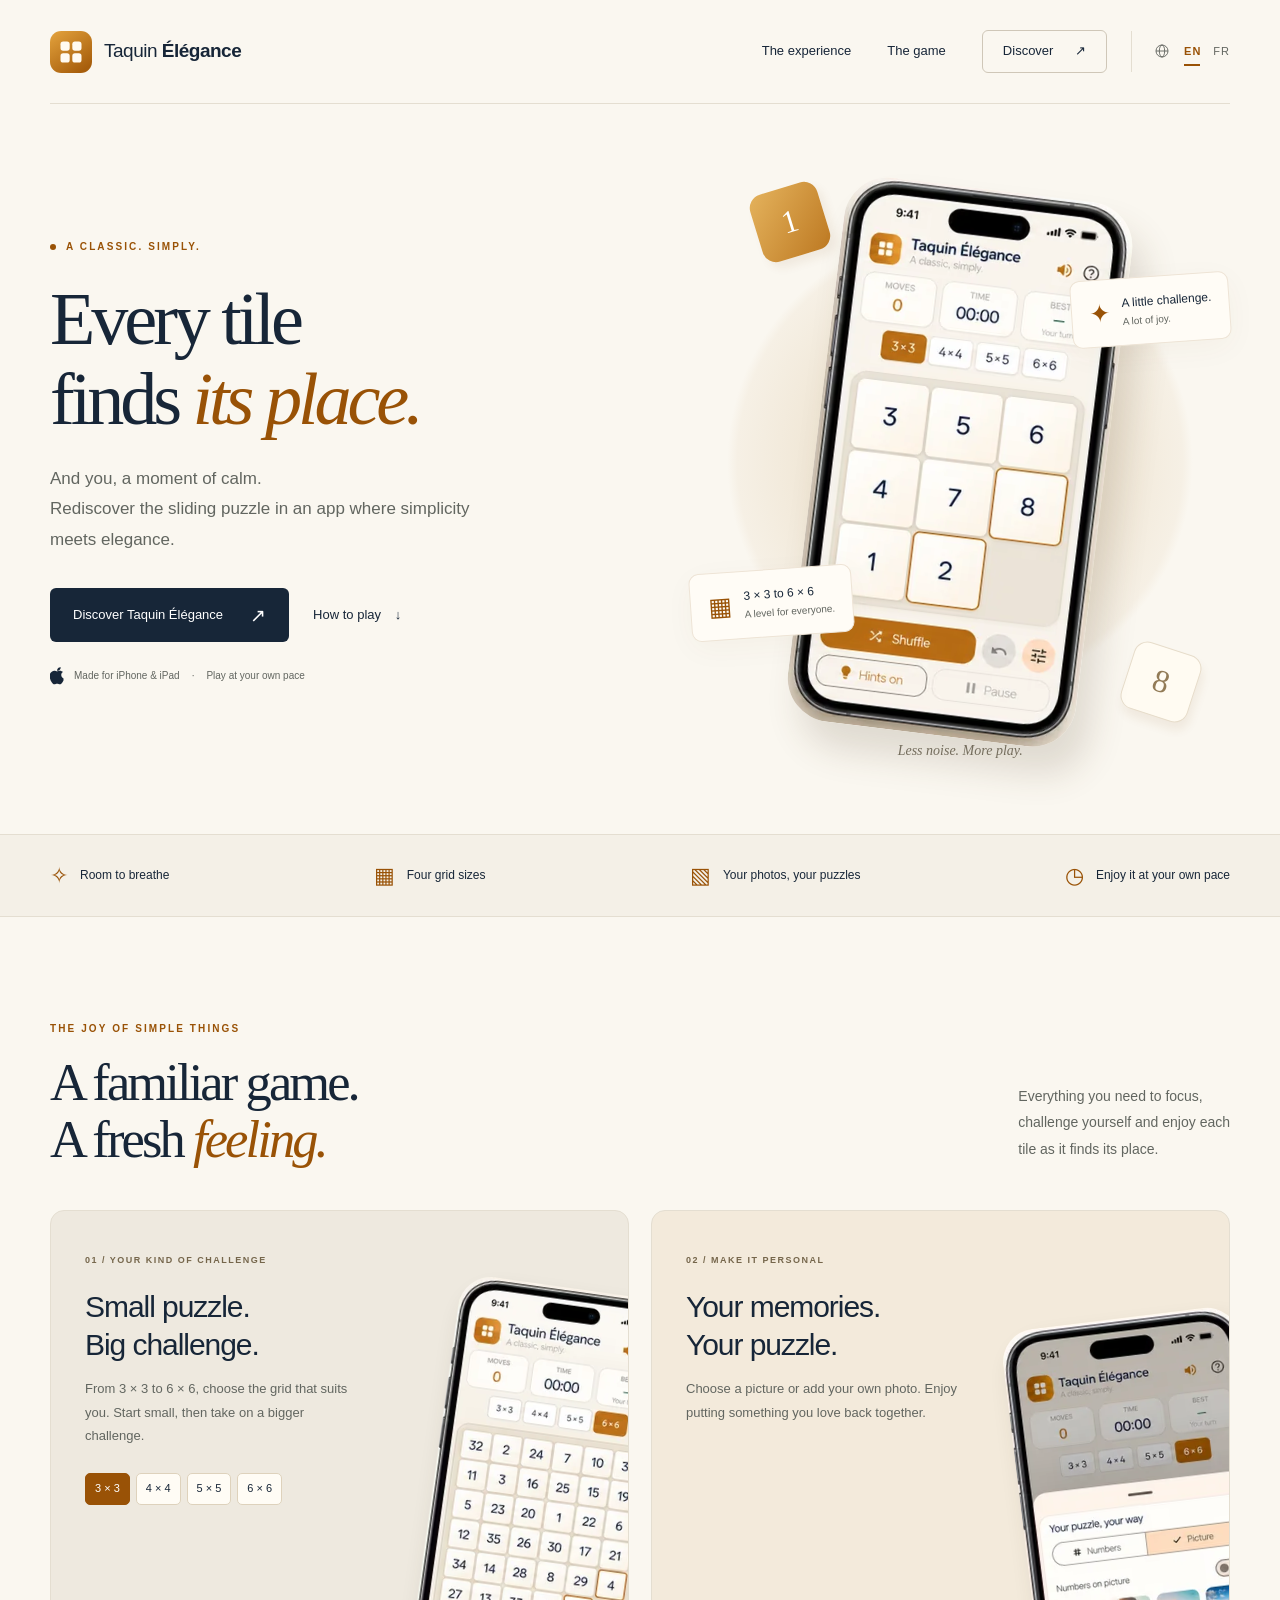
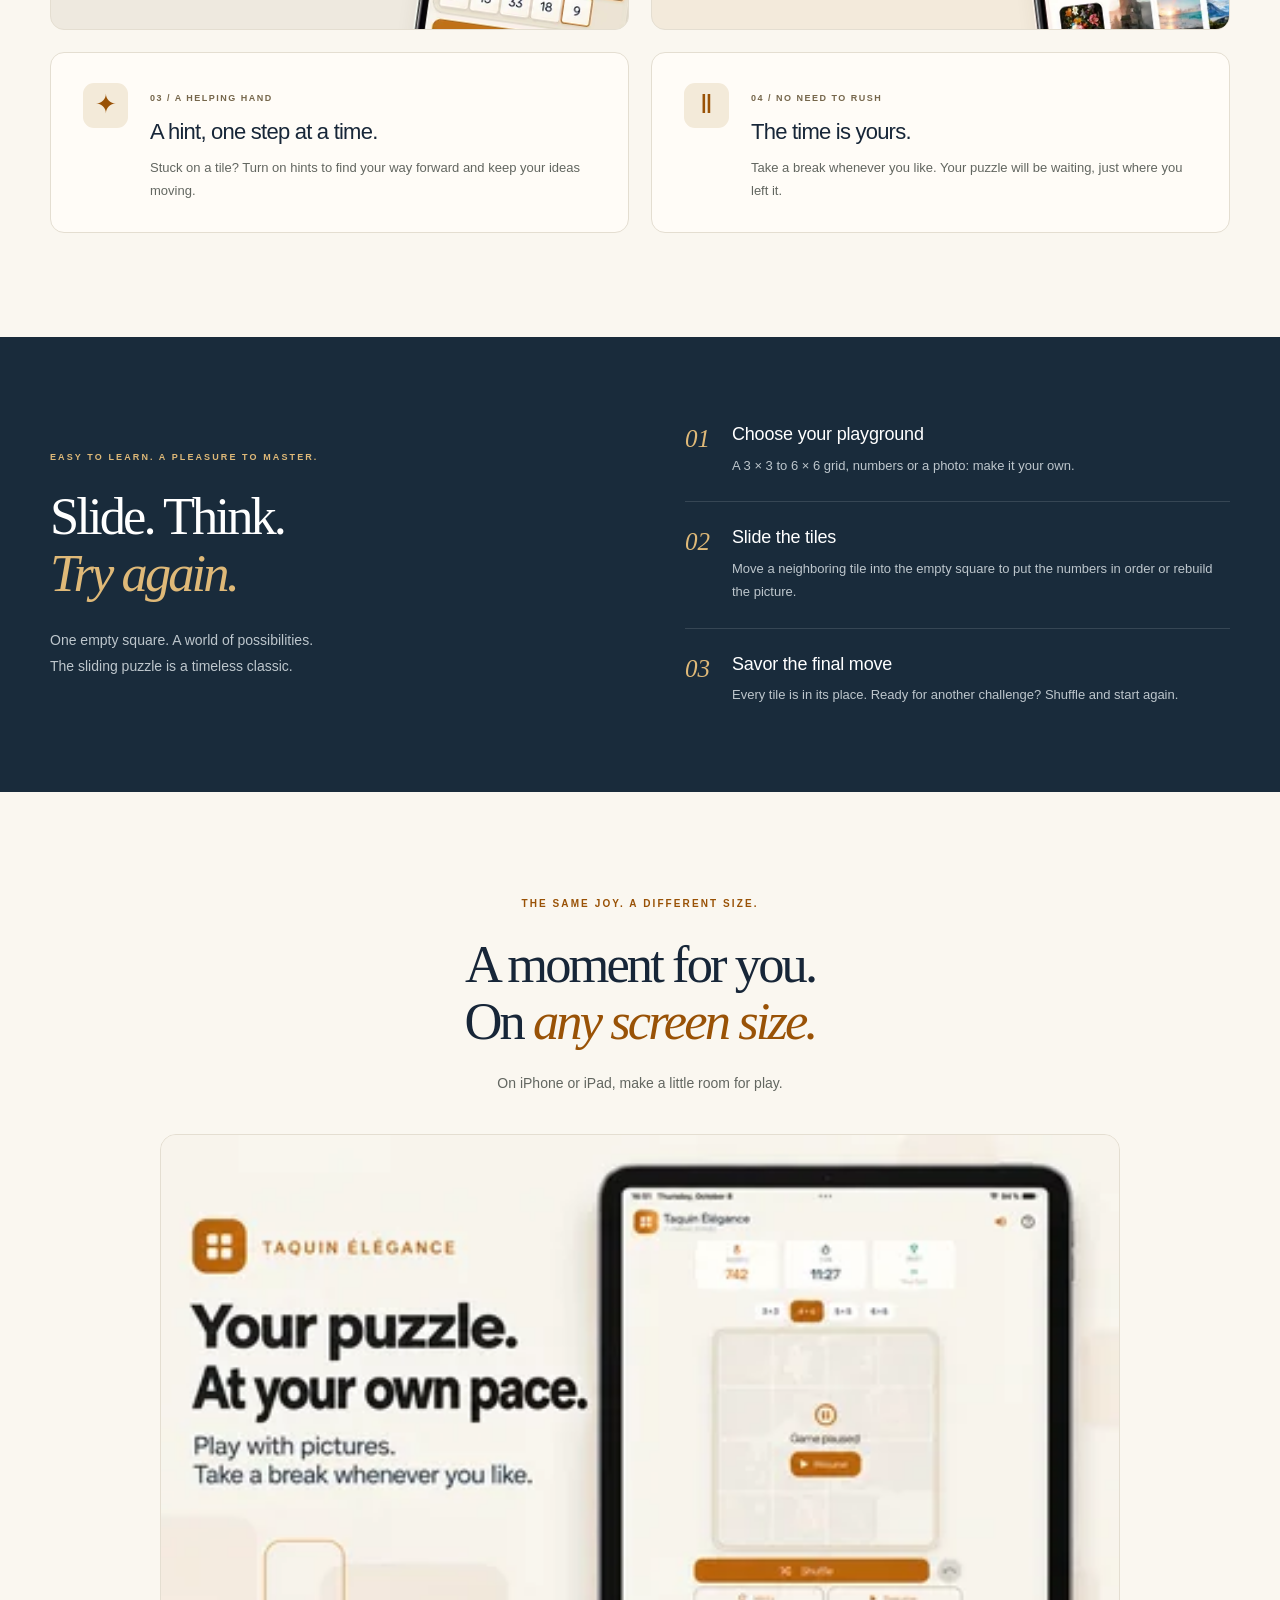
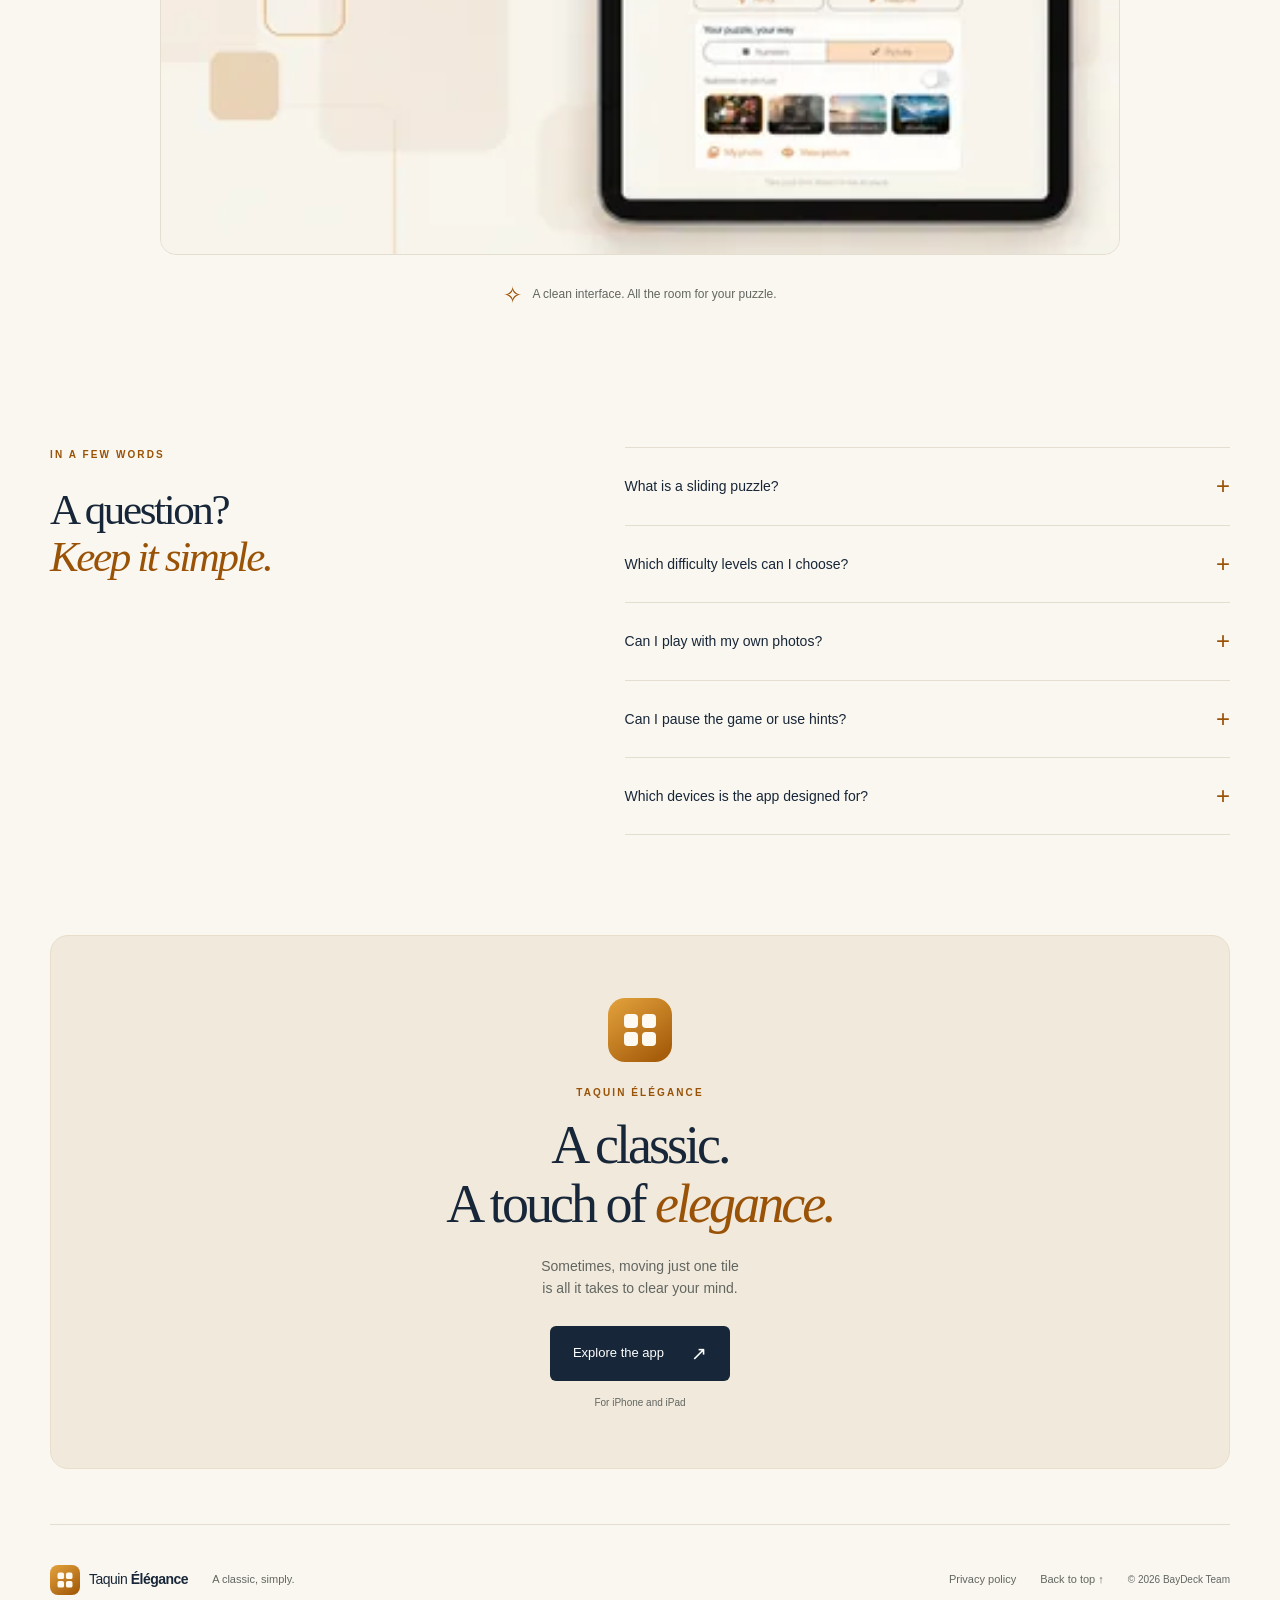
<file: index.html>
<!doctype html>
<html lang="en">
<head>
  <meta charset="utf-8">
  <meta name="viewport" content="width=device-width, initial-scale=1">
  <title>Taquin Élégance — Sliding Puzzle for iPhone and iPad</title>
  <meta name="description" content="Rediscover the sliding puzzle on iPhone and iPad: 3 × 3 to 6 × 6 grids, helpful hints and puzzles with your own photos. A classic, with a touch of elegance.">
  <meta name="theme-color" content="#faf7f0">
  <link rel="canonical" href="https://baydeck-team.github.io/taquinElegance/">
  <link rel="alternate" hreflang="en" href="https://baydeck-team.github.io/taquinElegance/">
  <link rel="alternate" hreflang="fr" href="https://baydeck-team.github.io/taquinElegance/fr/">
  <link rel="alternate" hreflang="x-default" href="https://baydeck-team.github.io/taquinElegance/">
  <meta property="og:type" content="website">
  <meta property="og:locale" content="en_US">
  <meta property="og:locale:alternate" content="fr_FR">
  <meta property="og:site_name" content="Taquin Élégance">
  <meta property="og:title" content="Taquin Élégance — Every tile finds its place.">
  <meta property="og:description" content="A sliding puzzle for iPhone and iPad. Numbers, your photos and the joy of playing at your own pace.">
  <meta property="og:url" content="https://baydeck-team.github.io/taquinElegance/">
  <meta property="og:image" content="https://baydeck-team.github.io/taquinElegance/assets/social.jpg">
  <meta property="og:image:width" content="1200">
  <meta property="og:image:height" content="630">
  <meta property="og:image:alt" content="Taquin Élégance and its number puzzle on iPhone">
  <meta name="twitter:card" content="summary_large_image">
  <meta name="twitter:title" content="Taquin Élégance — Every tile finds its place.">
  <meta name="twitter:description" content="Rediscover the joy of sliding puzzles on iPhone and iPad.">
  <meta name="twitter:image" content="https://baydeck-team.github.io/taquinElegance/assets/social.jpg">
  <link rel="icon" type="image/svg+xml" href="assets/icon.svg">
  <link rel="stylesheet" href="styles.css">
  <script type="application/ld+json">
  {"@context":"https://schema.org","@type":"SoftwareApplication","name":"Taquin Élégance","applicationCategory":"GameApplication","operatingSystem":"iOS, iPadOS","inLanguage":"en","description":"Sliding puzzle with 3 × 3 to 6 × 6 grids, hints, photo mode and pause.","url":"https://baydeck-team.github.io/taquinElegance/","image":"https://baydeck-team.github.io/taquinElegance/assets/social.jpg"}
  </script>
</head>
<body>
  <a class="skip-link" href="#content">Skip to content</a>
  <header class="header wrap">
    <a class="brand" href="./" aria-label="Taquin Élégance, home"><img src="assets/icon.svg" width="42" height="42" alt=""><span>Taquin <b>Élégance</b></span></a>
    <div class="header-actions"><nav aria-label="Main navigation"><a href="#experience">The experience</a><a href="#how-to-play">The game</a><a class="nav-cta" href="#preview">Discover <span aria-hidden="true">↗</span></a></nav><nav class="language-switch" aria-label="Choose language"><svg class="language-icon" aria-hidden="true" width="16" height="16" viewBox="0 0 24 24" fill="none" stroke="currentColor" stroke-width="1.4"><circle cx="12" cy="12" r="9"/><ellipse cx="12" cy="12" rx="4" ry="9"/><path d="M3 12h18"/></svg><a href="./" lang="en" hreflang="en" aria-label="English" aria-current="page">EN</a><a href="fr/" lang="fr" hreflang="fr" aria-label="Français">FR</a></nav></div>
  </header>
  <main id="content">
    <section class="hero wrap" aria-labelledby="hero-title">
      <div class="hero-copy">
        <p class="eyebrow"><span class="dot"></span> A CLASSIC. SIMPLY.</p>
        <h1 id="hero-title">Every tile<br>finds <em>its place.</em></h1>
        <p class="hero-description">And you, a moment of calm.<br>Rediscover the sliding puzzle in an app where simplicity meets elegance.</p>
        <div class="hero-actions"><a class="button" href="#experience">Discover Taquin Élégance <span aria-hidden="true">↗</span></a><a class="text-link" href="#how-to-play">How to play <span aria-hidden="true">↓</span></a></div>
        <div class="platform"><svg aria-hidden="true" width="19" height="23" viewBox="0 0 24 28" fill="currentColor"><path d="M17.1 0c.1 2-1.3 4.1-3.1 5.1-.9.5-1.8.7-2.7.6-.2-2 1.1-4 2.4-5 .9-.6 2.3-1.1 3.4-.7ZM21.7 20.6c-.6 1.4-.9 2-1.7 3.2-1.1 1.6-2.6 3.5-4.4 3.5-1.6 0-2.1-1.1-4.2-1.1s-2.7 1.1-4.3 1.1c-1.8 0-3.2-1.7-4.4-3.3C-.6 19.5-1.4 12.8.7 9.3c1.5-2.5 3.8-3.9 6-3.9 1.9 0 3.1 1.1 4.7 1.1 1.5 0 2.5-1.1 4.6-1.1 1.7 0 3.5.9 4.8 2.3-4.2 2.3-3.5 8.4.9 10.1-.1.9-.1 1.7 0 2.8Z"/></svg><span>Made for iPhone & iPad</span><span class="platform-separator">·</span><span>Play at your own pace</span></div>
      </div>
      <div class="hero-visual">
        <div class="orbit" aria-hidden="true"></div><div class="decor-tile tile-one" aria-hidden="true">1</div><div class="decor-tile tile-two" aria-hidden="true">8</div>
        <img class="hero-phone" src="assets/classic-480.webp" srcset="assets/classic-240.webp 240w, assets/classic-320.webp 320w, assets/classic-480.webp 480w" sizes="(max-width: 700px) 240px, (max-width: 1000px) 250px, (min-width: 1450px) 310px, 290px" width="458" height="866" alt="Taquin Élégance on iPhone: a nine-square grid with numbered tiles to put back in order" fetchpriority="high">
        <div class="floating-note note-top"><span aria-hidden="true">✦</span><div>A little challenge.<small>A lot of joy.</small></div></div>
        <div class="floating-note note-bottom"><span class="note-grid" aria-hidden="true">▦</span><div>3 × 3 to 6 × 6<small>A level for everyone.</small></div></div>
        <p class="visual-caption">Less noise. More play.</p>
      </div>
    </section>
    <div class="benefits-strip"><div class="wrap"><span><i aria-hidden="true">✧</i> Room to breathe</span><span><i aria-hidden="true">▦</i> Four grid sizes</span><span><i aria-hidden="true">▧</i> Your photos, your puzzles</span><span><i aria-hidden="true">◷</i> Enjoy it at your own pace</span></div></div>
    <section id="experience" class="section wrap" aria-labelledby="experience-title">
      <div class="section-heading"><div><p class="eyebrow">THE JOY OF SIMPLE THINGS</p><h2 id="experience-title">A familiar game.<br>A fresh <em>feeling.</em></h2></div><p>Everything you need to focus,<br>challenge yourself and enjoy each<br>tile as it finds its place.</p></div>
      <div class="feature-grid">
        <article class="feature feature-challenge"><div class="feature-text"><span class="feature-number">01 / YOUR KIND OF CHALLENGE</span><h3>Small puzzle.<br>Big challenge.</h3><p>From 3 × 3 to 6 × 6, choose the grid that suits you. Start small, then take on a bigger challenge.</p><div class="grid-sizes" aria-label="Available grid sizes"><span>3 × 3</span><span>4 × 4</span><span>5 × 5</span><span>6 × 6</span></div></div><img src="assets/challenge.webp" srcset="assets/challenge-240.webp 240w, assets/challenge.webp 448w" sizes="(max-width: 700px) 180px, (max-width: 1000px) 195px, 220px" alt="A 6 × 6 sliding puzzle grid on iPhone" width="448" height="868" loading="lazy" decoding="async"></article>
        <article class="feature feature-pictures"><div class="feature-text"><span class="feature-number">02 / MAKE IT PERSONAL</span><h3>Your memories.<br>Your puzzle.</h3><p>Choose a picture or add your own photo. Enjoy putting something you love back together.</p></div><img src="assets/pictures.webp" srcset="assets/pictures-260.webp 260w, assets/pictures.webp 510w" sizes="(max-width: 700px) 190px, (max-width: 1000px) 220px, 238px" alt="Photo selection and the option to add your own picture in Taquin Élégance" width="510" height="865" loading="lazy" decoding="async"></article>
        <article class="feature feature-hints"><span class="feature-icon" aria-hidden="true">✦</span><div><span class="feature-number">03 / A HELPING HAND</span><h3>A hint, one step at a time.</h3><p>Stuck on a tile? Turn on hints to find your way forward and keep your ideas moving.</p></div></article>
        <article class="feature feature-pace"><span class="feature-icon" aria-hidden="true">Ⅱ</span><div><span class="feature-number">04 / NO NEED TO RUSH</span><h3>The time is yours.</h3><p>Take a break whenever you like. Your puzzle will be waiting, just where you left it.</p></div></article>
      </div>
    </section>
    <section id="how-to-play" class="how-section" aria-labelledby="how-title"><div class="wrap how-layout"><div><p class="eyebrow">EASY TO LEARN. A PLEASURE TO MASTER.</p><h2 id="how-title">Slide. Think.<br><em>Try again.</em></h2><p class="how-intro">One empty square. A world of possibilities.<br>The sliding puzzle is a timeless classic.</p></div><ol class="steps"><li><span class="step-number">01</span><div><h3>Choose your playground</h3><p>A 3 × 3 to 6 × 6 grid, numbers or a photo: make it your own.</p></div></li><li><span class="step-number">02</span><div><h3>Slide the tiles</h3><p>Move a neighboring tile into the empty square to put the numbers in order or rebuild the picture.</p></div></li><li><span class="step-number">03</span><div><h3>Savor the final move</h3><p>Every tile is in its place. Ready for another challenge? Shuffle and start again.</p></div></li></ol></div></section>
    <section id="preview" class="section wrap showcase" aria-labelledby="preview-title"><p class="eyebrow">THE SAME JOY. A DIFFERENT SIZE.</p><h2 id="preview-title">A moment for you.<br>On <em>any screen size.</em></h2><p>On iPhone or iPad, make a little room for play.</p><picture><source type="image/webp" srcset="assets/ipad-400.webp 400w, assets/ipad-800.webp 800w, assets/ipad-1400.webp 1400w" sizes="(max-width: 700px) calc(100vw - 42px), (max-width: 1000px) calc(100vw - 58px), 958px"><img src="assets/ipad-1400.webp" alt="Taquin Élégance on iPad, showing a paused photo puzzle and personalization options" width="2732" height="2048" loading="lazy" decoding="async"></picture><div class="showcase-note"><span aria-hidden="true">✧</span> A clean interface. All the room for your puzzle.</div></section>
    <section class="faq wrap" aria-labelledby="faq-title"><div><p class="eyebrow">IN A FEW WORDS</p><h2 id="faq-title">A question?<br><em>Keep it simple.</em></h2></div><div class="faq-list"><details><summary>What is a sliding puzzle?</summary><p>A sliding puzzle is a grid of movable tiles with one empty square. Slide neighboring tiles into that space to put numbers in order or rebuild a picture.</p></details><details><summary>Which difficulty levels can I choose?</summary><p>Taquin Élégance offers four grid sizes: 3 × 3, 4 × 4, 5 × 5 and 6 × 6. Choose a small grid to get started, or a larger one for a bigger challenge.</p></details><details><summary>Can I play with my own photos?</summary><p>Yes. Choose one of the pictures included in the app or add your own photo to turn it into a puzzle.</p></details><details><summary>Can I pause the game or use hints?</summary><p>Yes. You can pause your game and turn on hints whenever you need a helping hand.</p></details><details><summary>Which devices is the app designed for?</summary><p>Taquin Élégance is an app for iPhone and iPad. The screenshots on this page show its interface on both screen sizes.</p></details></div></section>
    <section class="closing wrap" aria-labelledby="closing-title"><img src="assets/icon.svg" width="64" height="64" alt=""><p class="eyebrow">TAQUIN ÉLÉGANCE</p><h2 id="closing-title">A classic.<br>A touch of <em>elegance.</em></h2><p>Sometimes, moving just one tile<br>is all it takes to clear your mind.</p><a class="button" href="#preview">Explore the app <span aria-hidden="true">↗</span></a><span class="closing-platform">For iPhone and iPad</span></section>
  </main>
  <footer class="footer wrap"><a class="brand" href="./"><img src="assets/icon.svg" width="30" height="30" alt=""><span>Taquin <b>Élégance</b></span></a><p>A classic, simply.</p><a href="privacy/">Privacy policy</a><a href="#content">Back to top <span aria-hidden="true">↑</span></a><small>© 2026 BayDeck Team</small></footer>
</body>
</html>
</file>
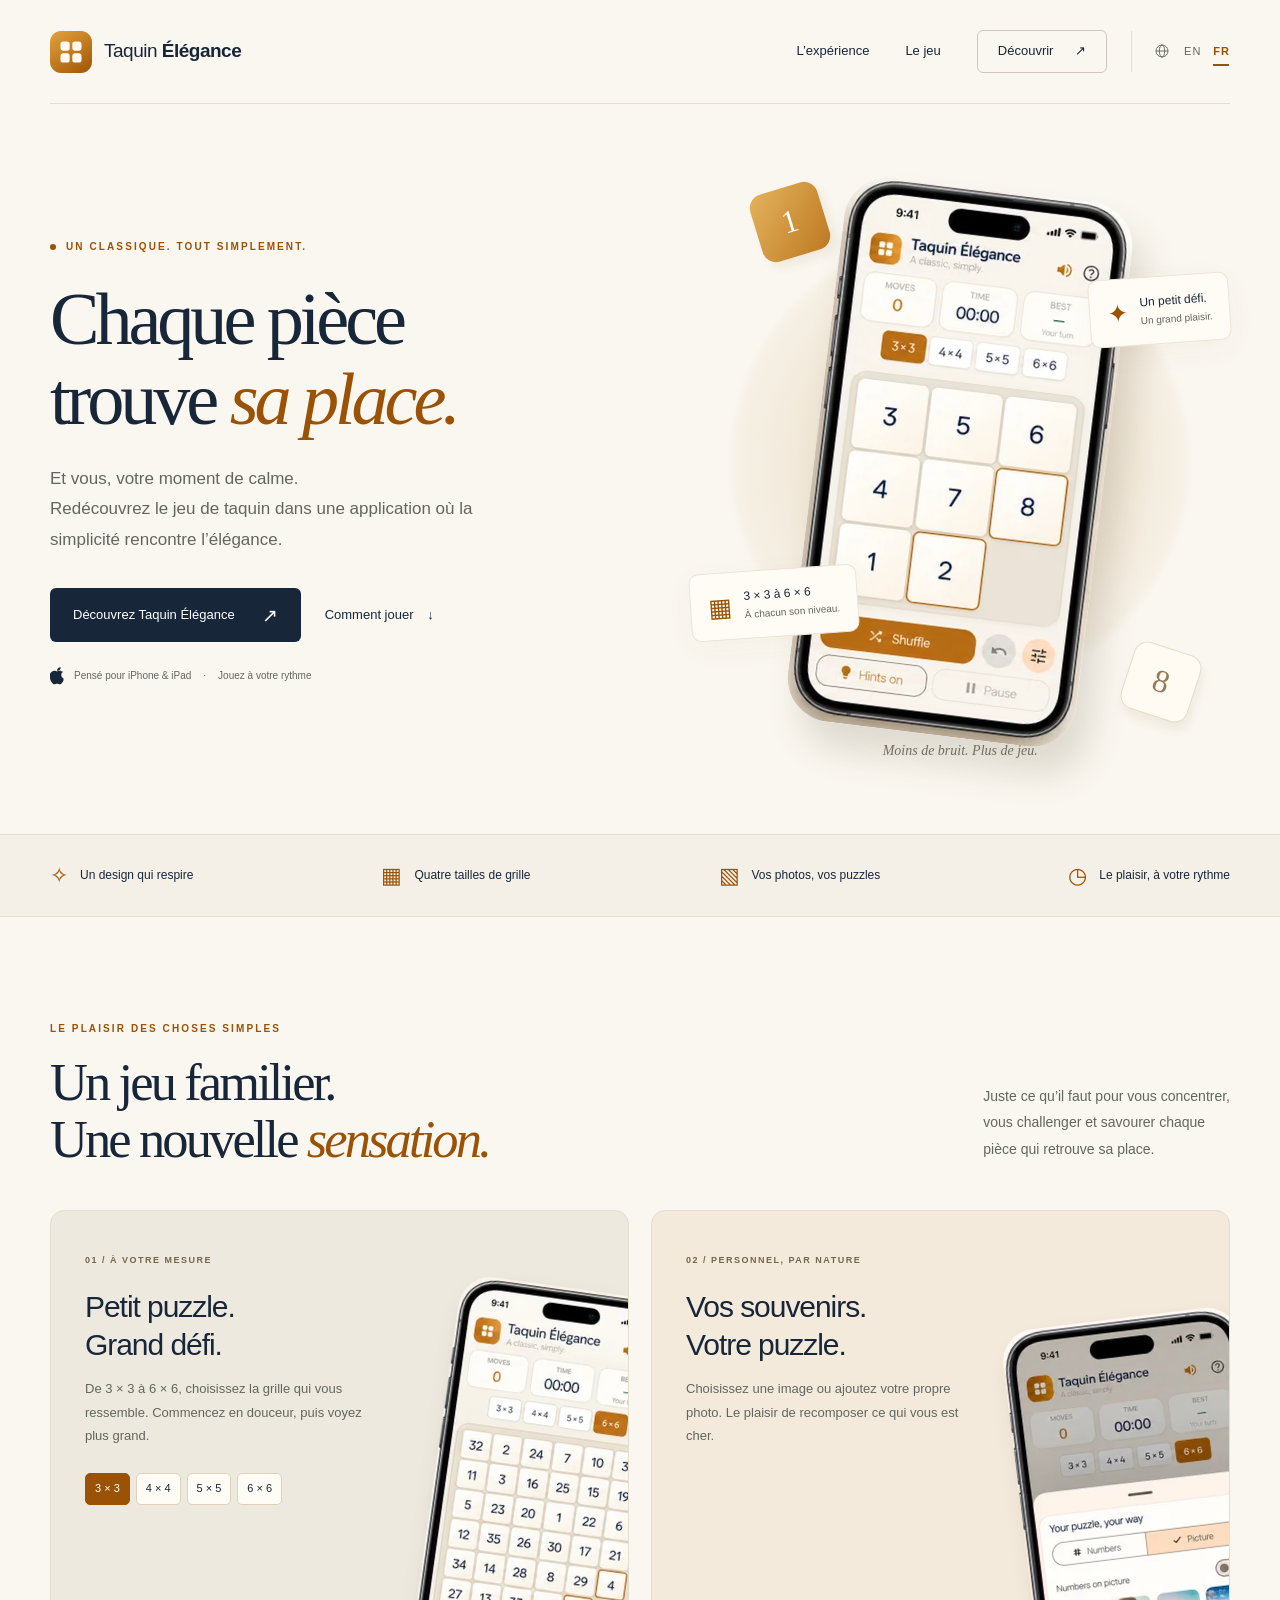
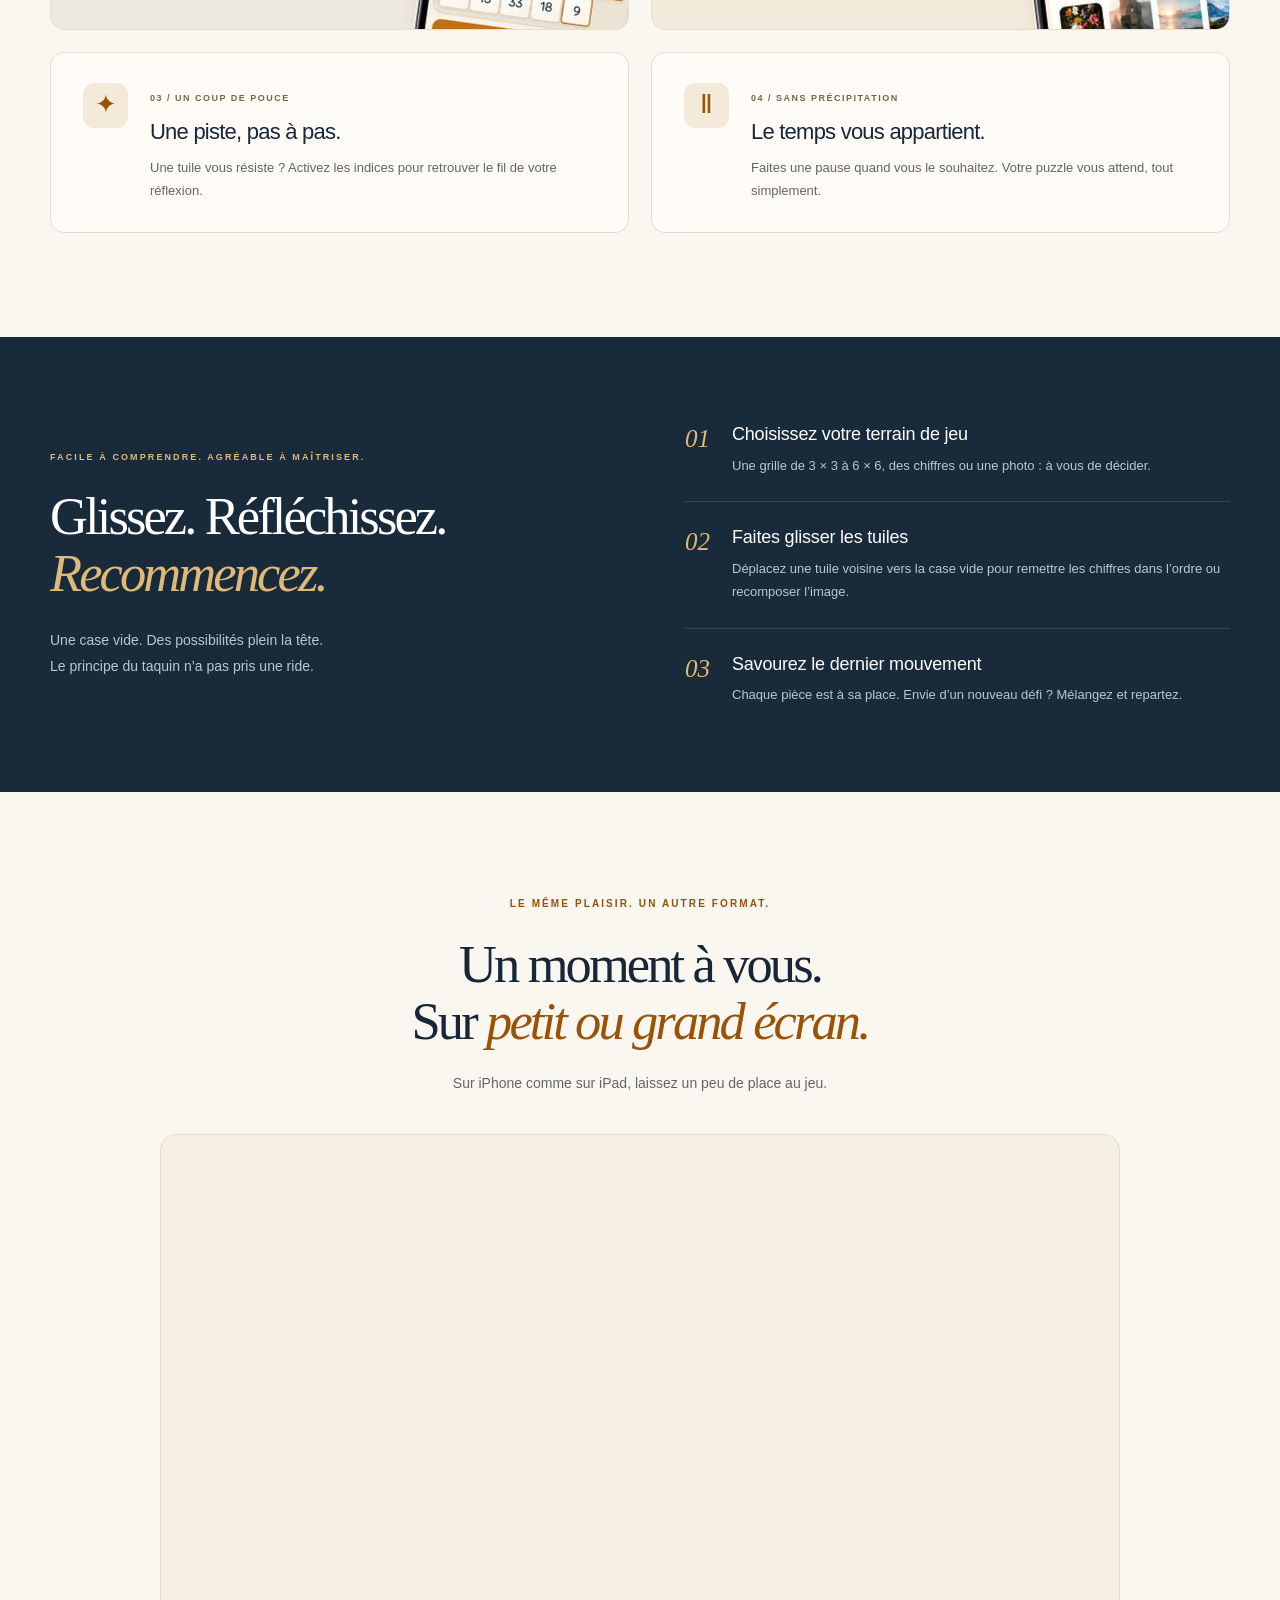
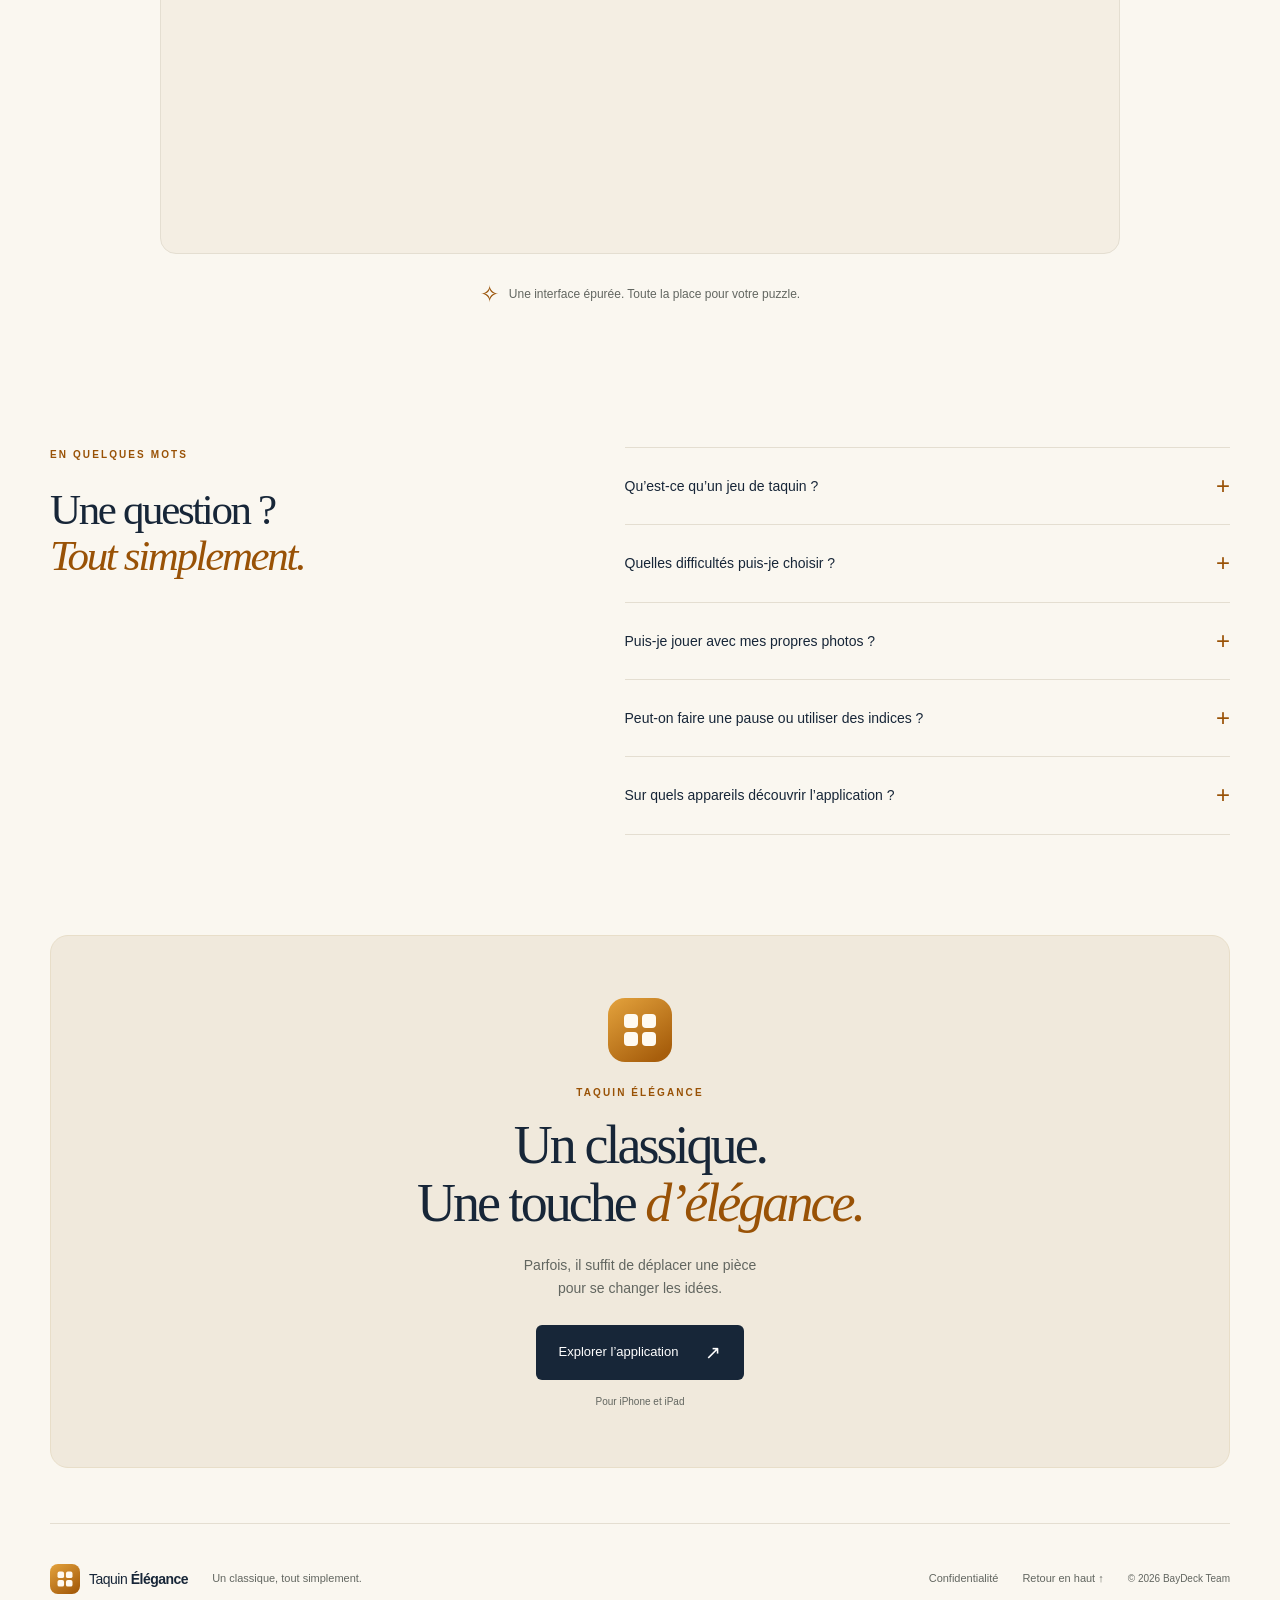
<file: fr/index.html>
<!doctype html>
<html lang="fr">
<head>
  <meta charset="utf-8">
  <meta name="viewport" content="width=device-width, initial-scale=1">
  <title>Taquin Élégance — Le jeu de puzzle pour iPhone et iPad</title>
  <meta name="description" content="Redécouvrez le jeu de taquin sur iPhone et iPad : grilles de 3 × 3 à 6 × 6, indices et puzzles avec vos photos. Un classique, une touche d’élégance.">
  <meta name="theme-color" content="#faf7f0">
  <link rel="canonical" href="https://baydeck-team.github.io/taquinElegance/fr/">
  <link rel="alternate" hreflang="en" href="https://baydeck-team.github.io/taquinElegance/">
  <link rel="alternate" hreflang="fr" href="https://baydeck-team.github.io/taquinElegance/fr/">
  <link rel="alternate" hreflang="x-default" href="https://baydeck-team.github.io/taquinElegance/">
  <meta property="og:type" content="website">
  <meta property="og:locale" content="fr_FR">
  <meta property="og:locale:alternate" content="en_US">
  <meta property="og:site_name" content="Taquin Élégance">
  <meta property="og:title" content="Taquin Élégance — Chaque pièce trouve sa place.">
  <meta property="og:description" content="Un jeu de taquin pour iPhone et iPad. Des chiffres, vos photos et le plaisir de jouer à votre rythme.">
  <meta property="og:url" content="https://baydeck-team.github.io/taquinElegance/fr/">
  <meta property="og:image" content="https://baydeck-team.github.io/taquinElegance/assets/social.jpg">
  <meta property="og:image:width" content="1200">
  <meta property="og:image:height" content="630">
  <meta property="og:image:alt" content="Taquin Élégance et son puzzle de chiffres sur iPhone">
  <meta name="twitter:card" content="summary_large_image">
  <meta name="twitter:title" content="Taquin Élégance — Chaque pièce trouve sa place.">
  <meta name="twitter:description" content="Redécouvrez le plaisir du jeu de taquin sur iPhone et iPad.">
  <meta name="twitter:image" content="https://baydeck-team.github.io/taquinElegance/assets/social.jpg">
  <link rel="icon" type="image/svg+xml" href="../assets/icon.svg">
  <link rel="stylesheet" href="../styles.css">
  <script type="application/ld+json">
  {"@context":"https://schema.org","@type":"SoftwareApplication","name":"Taquin Élégance","applicationCategory":"GameApplication","operatingSystem":"iOS, iPadOS","inLanguage":"fr","description":"Jeu de taquin avec grilles de 3 × 3 à 6 × 6, indices, mode photo et pause.","url":"https://baydeck-team.github.io/taquinElegance/fr/","image":"https://baydeck-team.github.io/taquinElegance/assets/social.jpg"}
  </script>
</head>
<body>
  <a class="skip-link" href="#contenu">Aller au contenu</a>
  <header class="header wrap">
    <a class="brand" href="./" aria-label="Taquin Élégance, accueil"><img src="../assets/icon.svg" width="42" height="42" alt=""><span>Taquin <b>Élégance</b></span></a>
    <div class="header-actions"><nav aria-label="Navigation principale"><a href="#experience">L’expérience</a><a href="#comment-jouer">Le jeu</a><a class="nav-cta" href="#apercu">Découvrir <span aria-hidden="true">↗</span></a></nav><nav class="language-switch" aria-label="Choisir la langue"><svg class="language-icon" aria-hidden="true" width="16" height="16" viewBox="0 0 24 24" fill="none" stroke="currentColor" stroke-width="1.4"><circle cx="12" cy="12" r="9"/><ellipse cx="12" cy="12" rx="4" ry="9"/><path d="M3 12h18"/></svg><a href="../" lang="en" hreflang="en" aria-label="English">EN</a><a href="./" lang="fr" hreflang="fr" aria-label="Français" aria-current="page">FR</a></nav></div>
  </header>
  <main id="contenu">
    <section class="hero wrap" aria-labelledby="hero-title">
      <div class="hero-copy">
        <p class="eyebrow"><span class="dot"></span> UN CLASSIQUE. TOUT SIMPLEMENT.</p>
        <h1 id="hero-title">Chaque pièce<br>trouve <em>sa place.</em></h1>
        <p class="hero-description">Et vous, votre moment de calme.<br>Redécouvrez le jeu de taquin dans une application où la simplicité rencontre l’élégance.</p>
        <div class="hero-actions"><a class="button" href="#experience">Découvrez Taquin Élégance <span aria-hidden="true">↗</span></a><a class="text-link" href="#comment-jouer">Comment jouer <span aria-hidden="true">↓</span></a></div>
        <div class="platform"><svg aria-hidden="true" width="19" height="23" viewBox="0 0 24 28" fill="currentColor"><path d="M17.1 0c.1 2-1.3 4.1-3.1 5.1-.9.5-1.8.7-2.7.6-.2-2 1.1-4 2.4-5 .9-.6 2.3-1.1 3.4-.7ZM21.7 20.6c-.6 1.4-.9 2-1.7 3.2-1.1 1.6-2.6 3.5-4.4 3.5-1.6 0-2.1-1.1-4.2-1.1s-2.7 1.1-4.3 1.1c-1.8 0-3.2-1.7-4.4-3.3C-.6 19.5-1.4 12.8.7 9.3c1.5-2.5 3.8-3.9 6-3.9 1.9 0 3.1 1.1 4.7 1.1 1.5 0 2.5-1.1 4.6-1.1 1.7 0 3.5.9 4.8 2.3-4.2 2.3-3.5 8.4.9 10.1-.1.9-.1 1.7 0 2.8Z"/></svg><span>Pensé pour iPhone & iPad</span><span class="platform-separator">·</span><span>Jouez à votre rythme</span></div>
      </div>
      <div class="hero-visual">
        <div class="orbit" aria-hidden="true"></div><div class="decor-tile tile-one" aria-hidden="true">1</div><div class="decor-tile tile-two" aria-hidden="true">8</div>
        <img class="hero-phone" src="../assets/classic-480.webp" srcset="../assets/classic-240.webp 240w, ../assets/classic-320.webp 320w, ../assets/classic-480.webp 480w" sizes="(max-width: 700px) 240px, (max-width: 1000px) 250px, (min-width: 1450px) 310px, 290px" width="458" height="866" alt="Taquin Élégance sur iPhone : une grille de neuf cases avec les chiffres à remettre dans l’ordre" fetchpriority="high">
        <div class="floating-note note-top"><span aria-hidden="true">✦</span><div>Un petit défi.<small>Un grand plaisir.</small></div></div>
        <div class="floating-note note-bottom"><span class="note-grid" aria-hidden="true">▦</span><div>3 × 3 à 6 × 6<small>À chacun son niveau.</small></div></div>
        <p class="visual-caption">Moins de bruit. Plus de jeu.</p>
      </div>
    </section>
    <div class="benefits-strip"><div class="wrap"><span><i aria-hidden="true">✧</i> Un design qui respire</span><span><i aria-hidden="true">▦</i> Quatre tailles de grille</span><span><i aria-hidden="true">▧</i> Vos photos, vos puzzles</span><span><i aria-hidden="true">◷</i> Le plaisir, à votre rythme</span></div></div>
    <section id="experience" class="section wrap" aria-labelledby="experience-title">
      <div class="section-heading"><div><p class="eyebrow">LE PLAISIR DES CHOSES SIMPLES</p><h2 id="experience-title">Un jeu familier.<br>Une nouvelle <em>sensation.</em></h2></div><p>Juste ce qu’il faut pour vous concentrer,<br>vous challenger et savourer chaque<br>pièce qui retrouve sa place.</p></div>
      <div class="feature-grid">
        <article class="feature feature-challenge"><div class="feature-text"><span class="feature-number">01 / À VOTRE MESURE</span><h3>Petit puzzle.<br>Grand défi.</h3><p>De 3 × 3 à 6 × 6, choisissez la grille qui vous ressemble. Commencez en douceur, puis voyez plus grand.</p><div class="grid-sizes" aria-label="Tailles de grille disponibles"><span>3 × 3</span><span>4 × 4</span><span>5 × 5</span><span>6 × 6</span></div></div><img src="../assets/challenge.webp" srcset="../assets/challenge-240.webp 240w, ../assets/challenge.webp 448w" sizes="(max-width: 700px) 180px, (max-width: 1000px) 195px, 220px" alt="Grille de taquin 6 × 6 sur iPhone" width="448" height="868" loading="lazy" decoding="async"></article>
        <article class="feature feature-pictures"><div class="feature-text"><span class="feature-number">02 / PERSONNEL, PAR NATURE</span><h3>Vos souvenirs.<br>Votre puzzle.</h3><p>Choisissez une image ou ajoutez votre propre photo. Le plaisir de recomposer ce qui vous est cher.</p></div><img src="../assets/pictures.webp" srcset="../assets/pictures-260.webp 260w, ../assets/pictures.webp 510w" sizes="(max-width: 700px) 190px, (max-width: 1000px) 220px, 238px" alt="Sélection de photos et option pour ajouter sa propre image dans Taquin Élégance" width="510" height="865" loading="lazy" decoding="async"></article>
        <article class="feature feature-hints"><span class="feature-icon" aria-hidden="true">✦</span><div><span class="feature-number">03 / UN COUP DE POUCE</span><h3>Une piste, pas à pas.</h3><p>Une tuile vous résiste ? Activez les indices pour retrouver le fil de votre réflexion.</p></div></article>
        <article class="feature feature-pace"><span class="feature-icon" aria-hidden="true">Ⅱ</span><div><span class="feature-number">04 / SANS PRÉCIPITATION</span><h3>Le temps vous appartient.</h3><p>Faites une pause quand vous le souhaitez. Votre puzzle vous attend, tout simplement.</p></div></article>
      </div>
    </section>
    <section id="comment-jouer" class="how-section" aria-labelledby="how-title"><div class="wrap how-layout"><div><p class="eyebrow">FACILE À COMPRENDRE. AGRÉABLE À MAÎTRISER.</p><h2 id="how-title">Glissez. Réfléchissez.<br><em>Recommencez.</em></h2><p class="how-intro">Une case vide. Des possibilités plein la tête.<br>Le principe du taquin n’a pas pris une ride.</p></div><ol class="steps"><li><span class="step-number">01</span><div><h3>Choisissez votre terrain de jeu</h3><p>Une grille de 3 × 3 à 6 × 6, des chiffres ou une photo : à vous de décider.</p></div></li><li><span class="step-number">02</span><div><h3>Faites glisser les tuiles</h3><p>Déplacez une tuile voisine vers la case vide pour remettre les chiffres dans l’ordre ou recomposer l’image.</p></div></li><li><span class="step-number">03</span><div><h3>Savourez le dernier mouvement</h3><p>Chaque pièce est à sa place. Envie d’un nouveau défi ? Mélangez et repartez.</p></div></li></ol></div></section>
    <section id="apercu" class="section wrap showcase" aria-labelledby="preview-title"><p class="eyebrow">LE MÊME PLAISIR. UN AUTRE FORMAT.</p><h2 id="preview-title">Un moment à vous.<br>Sur <em>petit ou grand écran.</em></h2><p>Sur iPhone comme sur iPad, laissez un peu de place au jeu.</p><picture><source type="image/webp" srcset="../assets/ipad-400.webp 400w, ../assets/ipad-800.webp 800w, ../assets/ipad-1400.webp 1400w" sizes="(max-width: 700px) calc(100vw - 42px), (max-width: 1000px) calc(100vw - 58px), 958px"><img src="../assets/ipad-1400.webp" alt="Taquin Élégance sur iPad, avec un puzzle photo en pause et les options de personnalisation" width="2732" height="2048" loading="lazy" decoding="async"></picture><div class="showcase-note"><span aria-hidden="true">✧</span> Une interface épurée. Toute la place pour votre puzzle.</div></section>
    <section class="faq wrap" aria-labelledby="faq-title"><div><p class="eyebrow">EN QUELQUES MOTS</p><h2 id="faq-title">Une question ?<br><em>Tout simplement.</em></h2></div><div class="faq-list"><details><summary>Qu’est-ce qu’un jeu de taquin ?</summary><p>Le taquin est un puzzle de tuiles coulissantes avec une case vide. Vous déplacez les tuiles voisines de cette case pour remettre les chiffres dans l’ordre ou reconstituer une image.</p></details><details><summary>Quelles difficultés puis-je choisir ?</summary><p>Taquin Élégance propose quatre tailles de grille : 3 × 3, 4 × 4, 5 × 5 et 6 × 6. Une petite grille pour découvrir le jeu, une plus grande pour relever le défi.</p></details><details><summary>Puis-je jouer avec mes propres photos ?</summary><p>Oui. Vous pouvez choisir une image proposée dans l’application ou ajouter votre propre photo pour la transformer en puzzle.</p></details><details><summary>Peut-on faire une pause ou utiliser des indices ?</summary><p>Oui. Vous pouvez mettre la partie en pause et activer les indices lorsque vous avez besoin d’un coup de pouce.</p></details><details><summary>Sur quels appareils découvrir l’application ?</summary><p>Taquin Élégance est une application pour iPhone et iPad. Les captures présentées sur cette page illustrent son interface sur les deux formats.</p></details></div></section>
    <section class="closing wrap" aria-labelledby="closing-title"><img src="../assets/icon.svg" width="64" height="64" alt=""><p class="eyebrow">TAQUIN ÉLÉGANCE</p><h2 id="closing-title">Un classique.<br>Une touche <em>d’élégance.</em></h2><p>Parfois, il suffit de déplacer une pièce<br>pour se changer les idées.</p><a class="button" href="#apercu">Explorer l’application <span aria-hidden="true">↗</span></a><span class="closing-platform">Pour iPhone et iPad</span></section>
  </main>
  <footer class="footer wrap"><a class="brand" href="./"><img src="../assets/icon.svg" width="30" height="30" alt=""><span>Taquin <b>Élégance</b></span></a><p>Un classique, tout simplement.</p><a href="privacy/">Confidentialité</a><a href="#contenu">Retour en haut <span aria-hidden="true">↑</span></a><small>© 2026 BayDeck Team</small></footer>
</body>
</html>
</file>
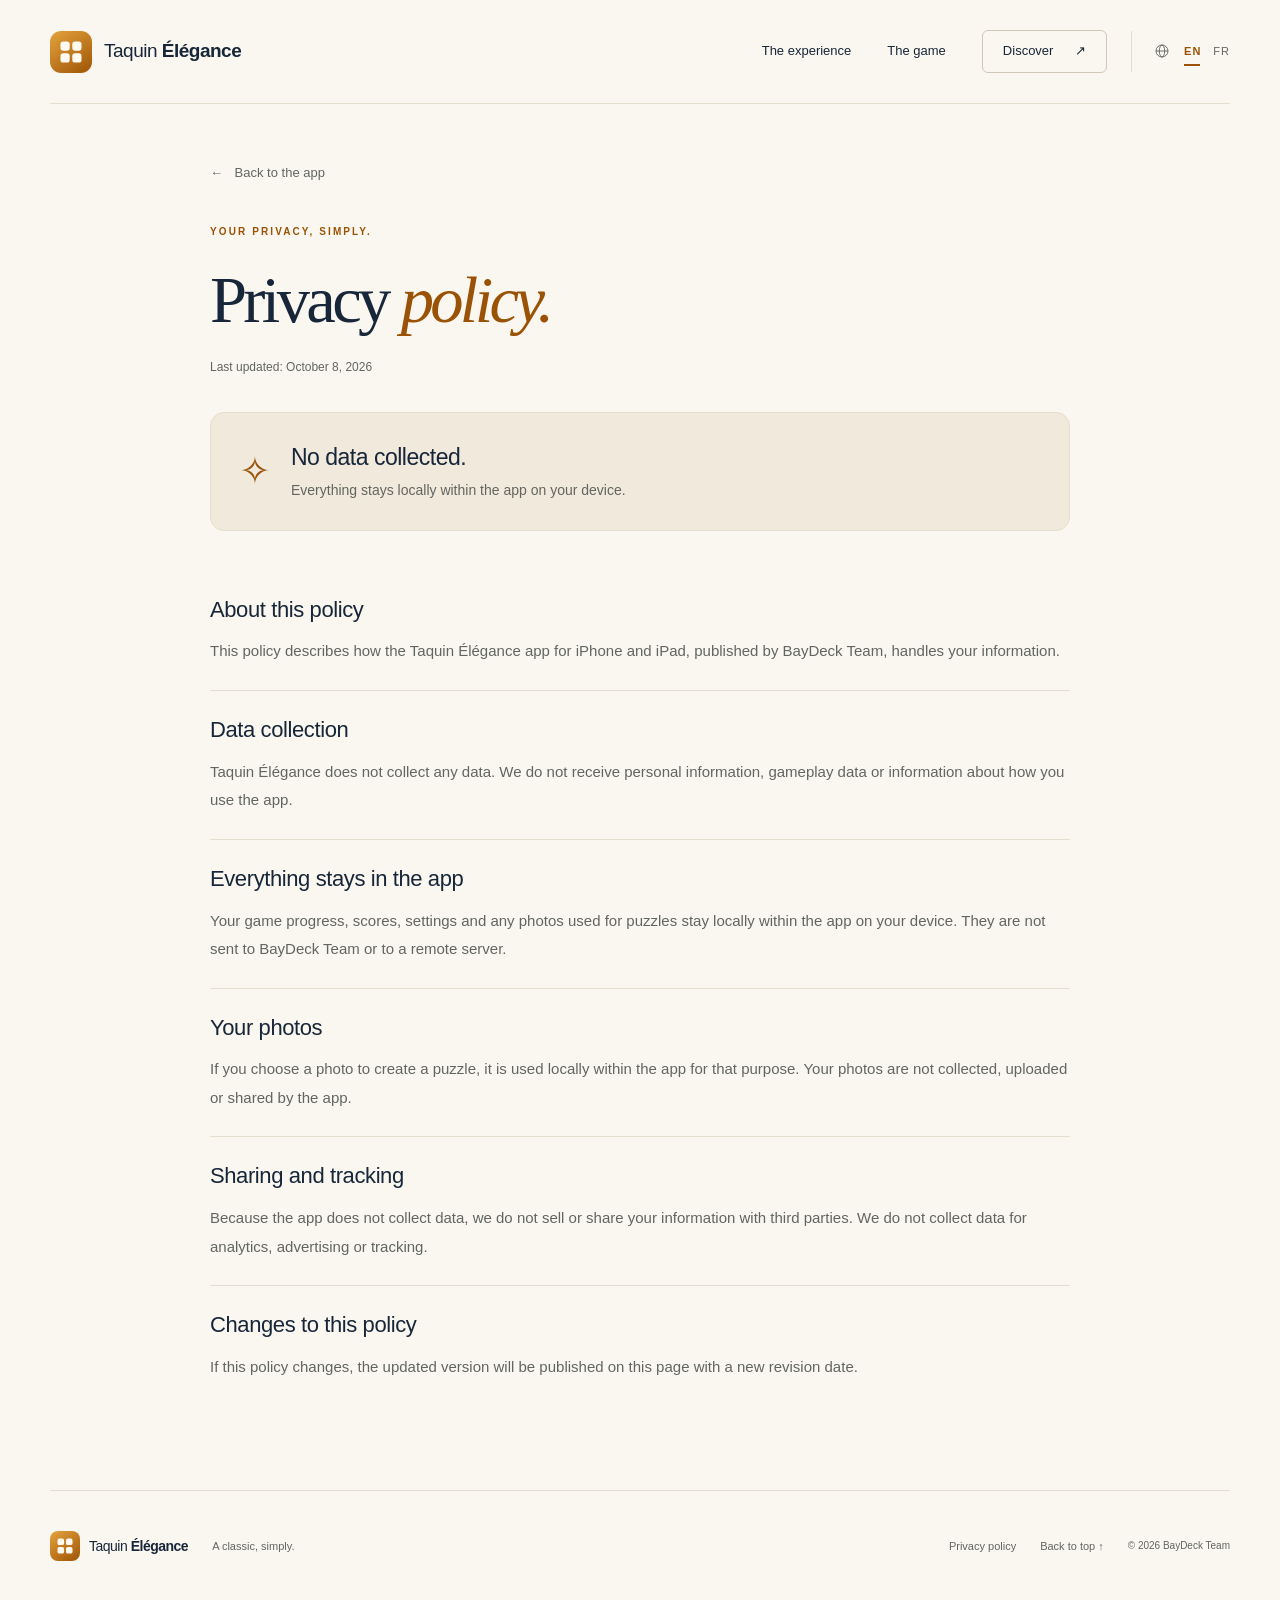
<file: privacy/index.html>
<!doctype html>
<html lang="en">
<head>
  <meta charset="utf-8">
  <meta name="viewport" content="width=device-width, initial-scale=1">
  <title>Privacy Policy — Taquin Élégance</title>
  <meta name="description" content="Taquin Élégance does not collect any data. Your photos, game progress and settings stay locally within the app on your device.">
  <meta name="theme-color" content="#faf7f0">
  <link rel="canonical" href="https://baydeck-team.github.io/taquinElegance/privacy/">
  <link rel="alternate" hreflang="en" href="https://baydeck-team.github.io/taquinElegance/privacy/">
  <link rel="alternate" hreflang="fr" href="https://baydeck-team.github.io/taquinElegance/fr/privacy/">
  <link rel="alternate" hreflang="x-default" href="https://baydeck-team.github.io/taquinElegance/privacy/">
  <meta property="og:type" content="website">
  <meta property="og:locale" content="en_US">
  <meta property="og:locale:alternate" content="fr_FR">
  <meta property="og:site_name" content="Taquin Élégance">
  <meta property="og:title" content="Privacy Policy — Taquin Élégance">
  <meta property="og:description" content="No data collected. Everything stays locally within the app on your device.">
  <meta property="og:url" content="https://baydeck-team.github.io/taquinElegance/privacy/">
  <meta property="og:image" content="https://baydeck-team.github.io/taquinElegance/assets/social.jpg">
  <meta name="twitter:card" content="summary_large_image">
  <meta name="twitter:title" content="Privacy Policy — Taquin Élégance">
  <meta name="twitter:description" content="No data collected. Everything stays locally within the app on your device.">
  <meta name="twitter:image" content="https://baydeck-team.github.io/taquinElegance/assets/social.jpg">
  <link rel="icon" type="image/svg+xml" href="../assets/icon.svg">
  <link rel="stylesheet" href="../styles.css">
</head>
<body>
  <a class="skip-link" href="#content">Skip to content</a>
  <header class="header wrap">
    <a class="brand" href="../" aria-label="Taquin Élégance, home"><img src="../assets/icon.svg" width="42" height="42" alt=""><span>Taquin <b>Élégance</b></span></a>
    <div class="header-actions">
      <nav aria-label="Main navigation"><a href="../#experience">The experience</a><a href="../#how-to-play">The game</a><a class="nav-cta" href="../#preview">Discover <span aria-hidden="true">↗</span></a></nav>
      <nav class="language-switch" aria-label="Choose language"><svg class="language-icon" aria-hidden="true" width="16" height="16" viewBox="0 0 24 24" fill="none" stroke="currentColor" stroke-width="1.4"><circle cx="12" cy="12" r="9"/><ellipse cx="12" cy="12" rx="4" ry="9"/><path d="M3 12h18"/></svg><a href="./" lang="en" hreflang="en" aria-label="English" aria-current="page">EN</a><a href="../fr/privacy/" lang="fr" hreflang="fr" aria-label="Français">FR</a></nav>
    </div>
  </header>
  <main id="content" class="policy wrap">
    <a class="text-link policy-back" href="../"><span aria-hidden="true">←</span> Back to the app</a>
    <p class="eyebrow">YOUR PRIVACY, SIMPLY.</p>
    <h1>Privacy <em>policy.</em></h1>
    <p class="policy-date">Last updated: <time datetime="2026-10-08">October 8, 2026</time></p>
    <div class="policy-summary"><span aria-hidden="true">✧</span><div><h2>No data collected.</h2><p>Everything stays locally within the app on your device.</p></div></div>
    <div class="policy-content">
      <section aria-labelledby="scope"><h2 id="scope">About this policy</h2><p>This policy describes how the Taquin Élégance app for iPhone and iPad, published by BayDeck Team, handles your information.</p></section>
      <section aria-labelledby="collection"><h2 id="collection">Data collection</h2><p>Taquin Élégance does not collect any data. We do not receive personal information, gameplay data or information about how you use the app.</p></section>
      <section aria-labelledby="storage"><h2 id="storage">Everything stays in the app</h2><p>Your game progress, scores, settings and any photos used for puzzles stay locally within the app on your device. They are not sent to BayDeck Team or to a remote server.</p></section>
      <section aria-labelledby="photos"><h2 id="photos">Your photos</h2><p>If you choose a photo to create a puzzle, it is used locally within the app for that purpose. Your photos are not collected, uploaded or shared by the app.</p></section>
      <section aria-labelledby="sharing"><h2 id="sharing">Sharing and tracking</h2><p>Because the app does not collect data, we do not sell or share your information with third parties. We do not collect data for analytics, advertising or tracking.</p></section>
      <section aria-labelledby="changes"><h2 id="changes">Changes to this policy</h2><p>If this policy changes, the updated version will be published on this page with a new revision date.</p></section>
    </div>
  </main>
  <footer class="footer wrap"><a class="brand" href="../"><img src="../assets/icon.svg" width="30" height="30" alt=""><span>Taquin <b>Élégance</b></span></a><p>A classic, simply.</p><a href="./" aria-current="page">Privacy policy</a><a href="#content">Back to top <span aria-hidden="true">↑</span></a><small>© 2026 BayDeck Team</small></footer>
</body>
</html>
</file>
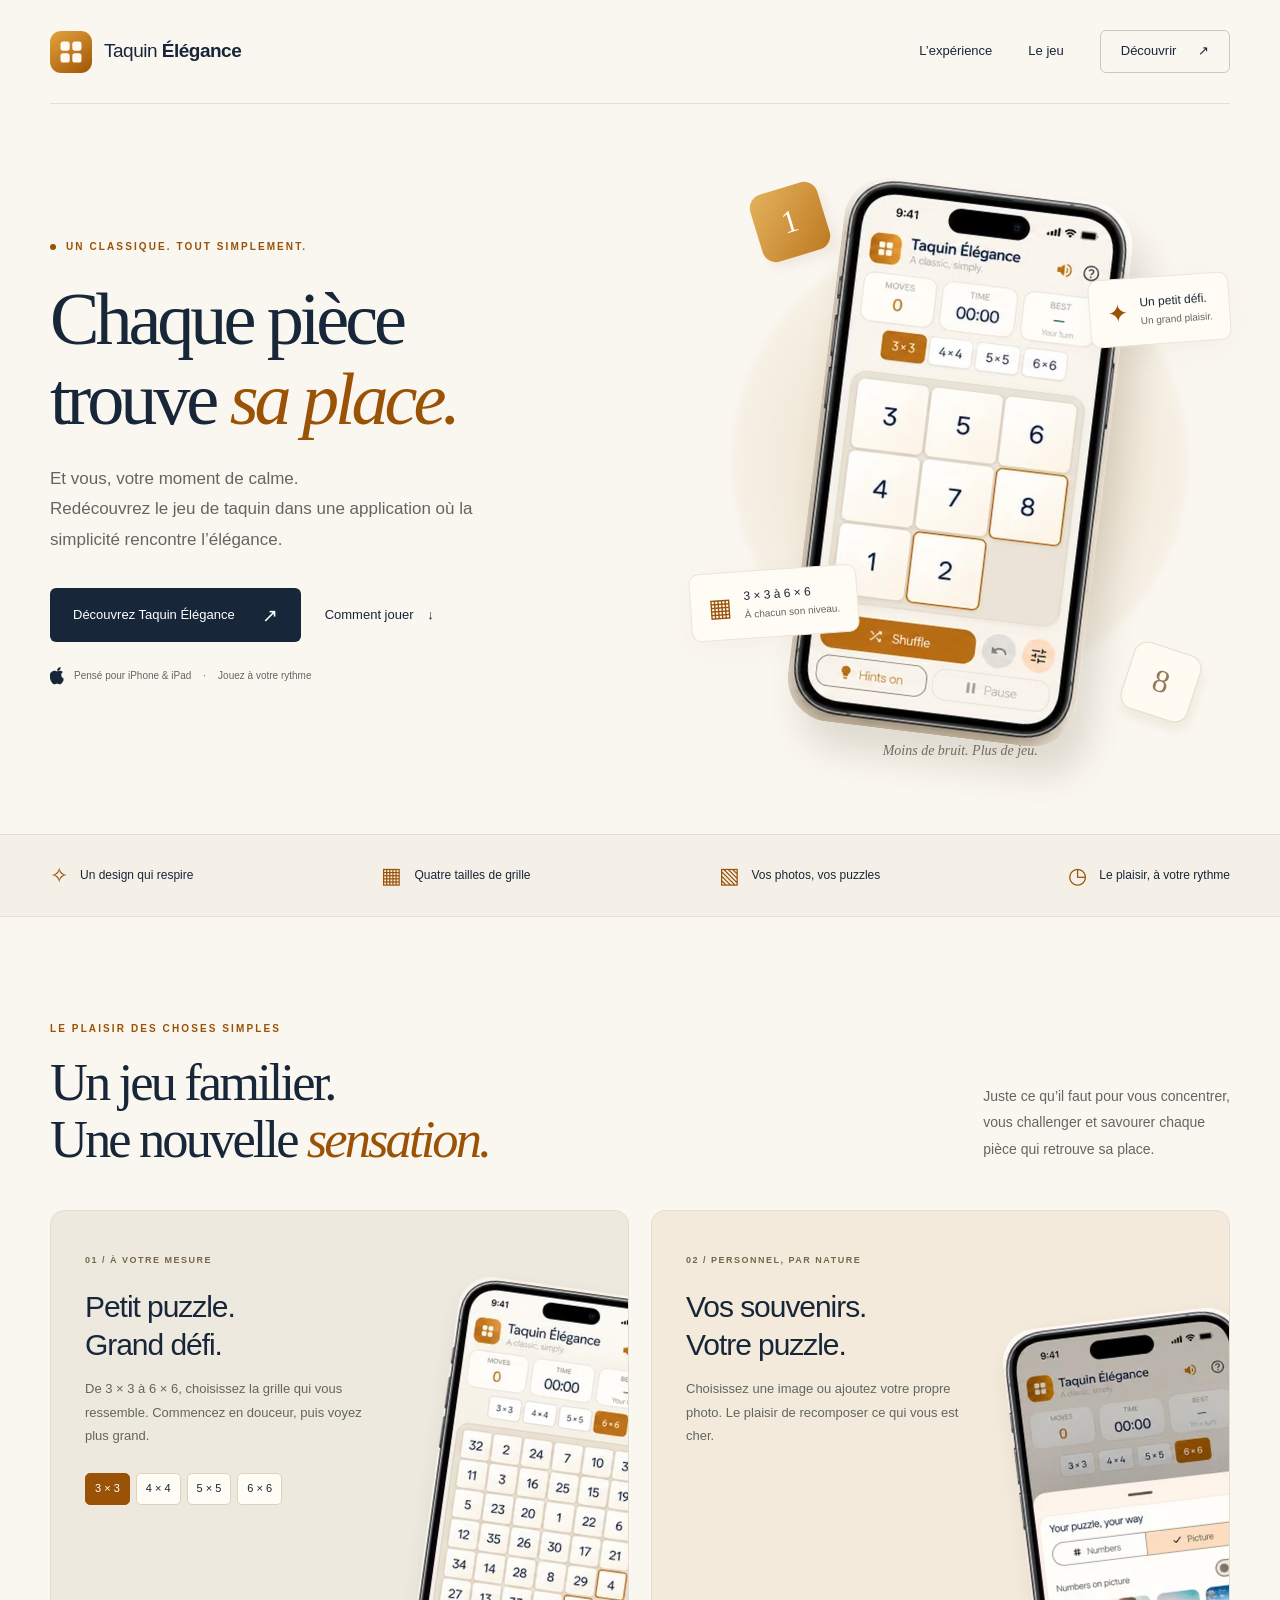
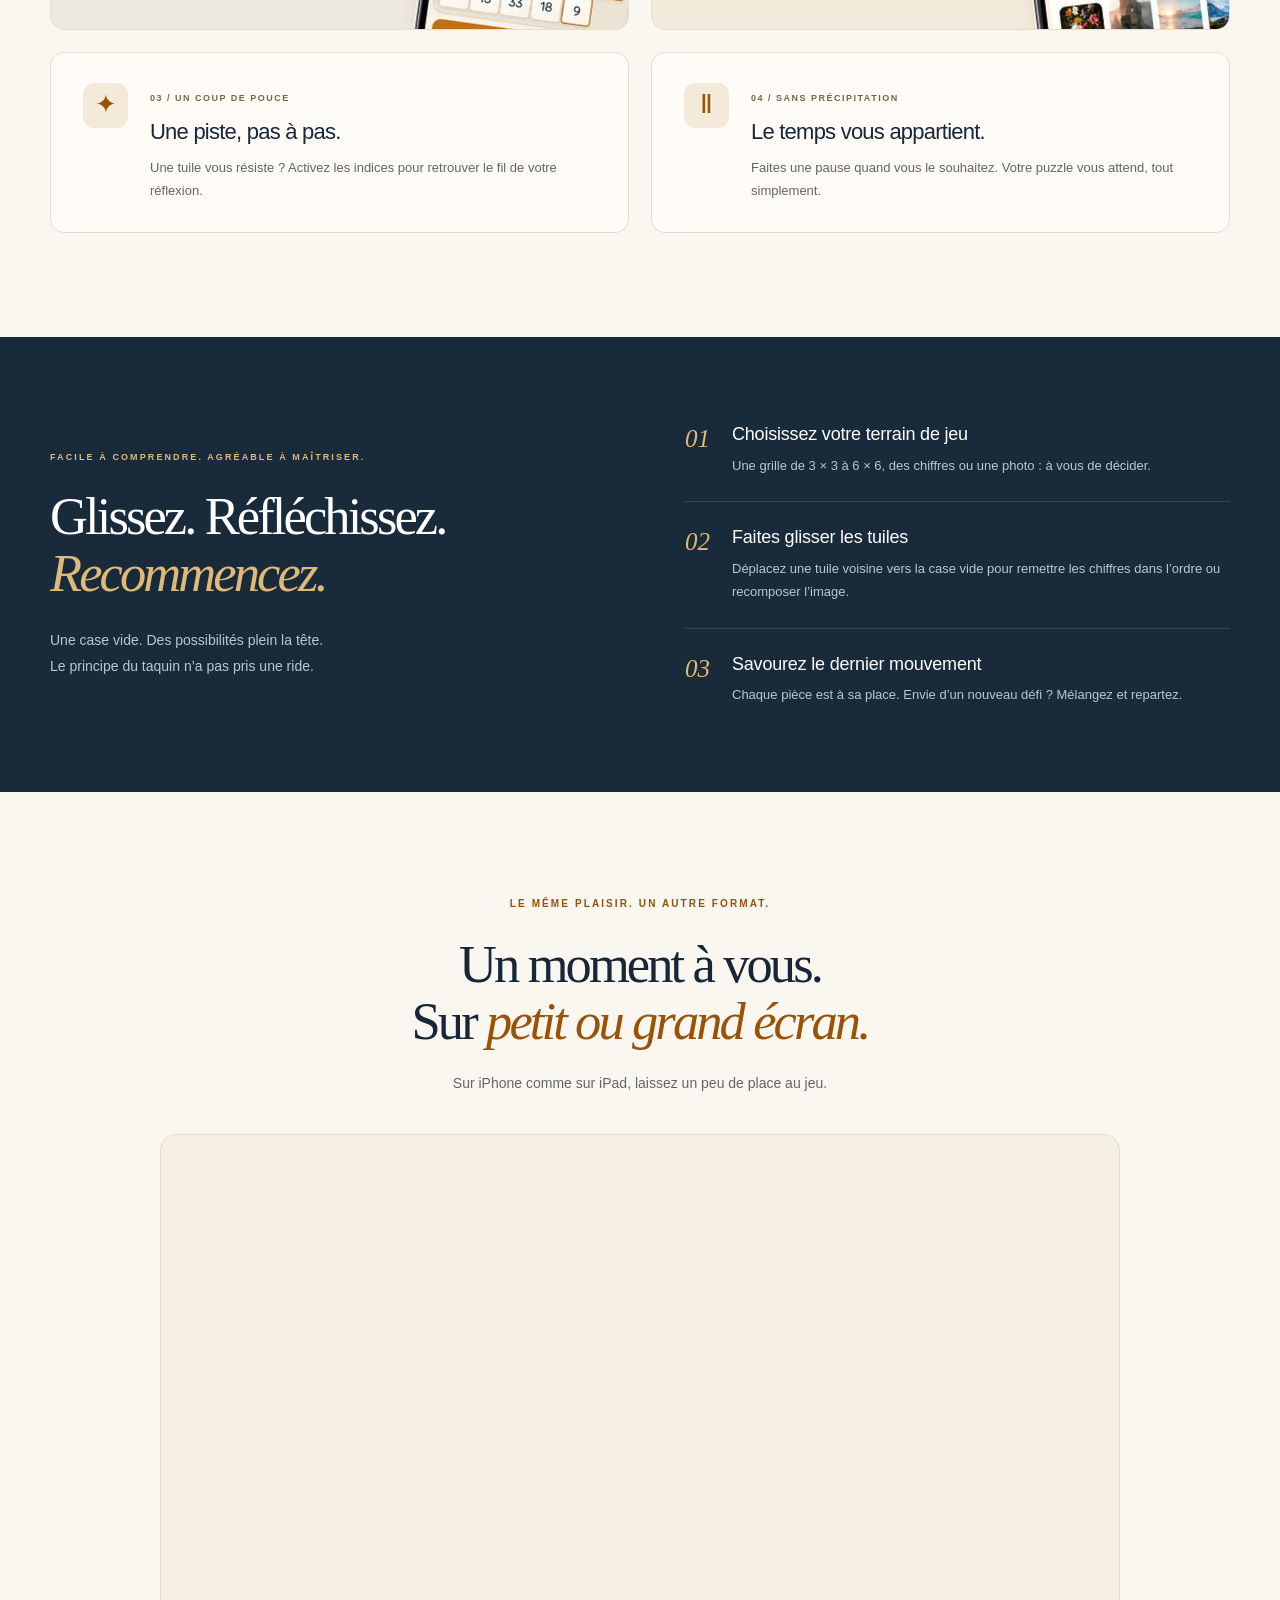
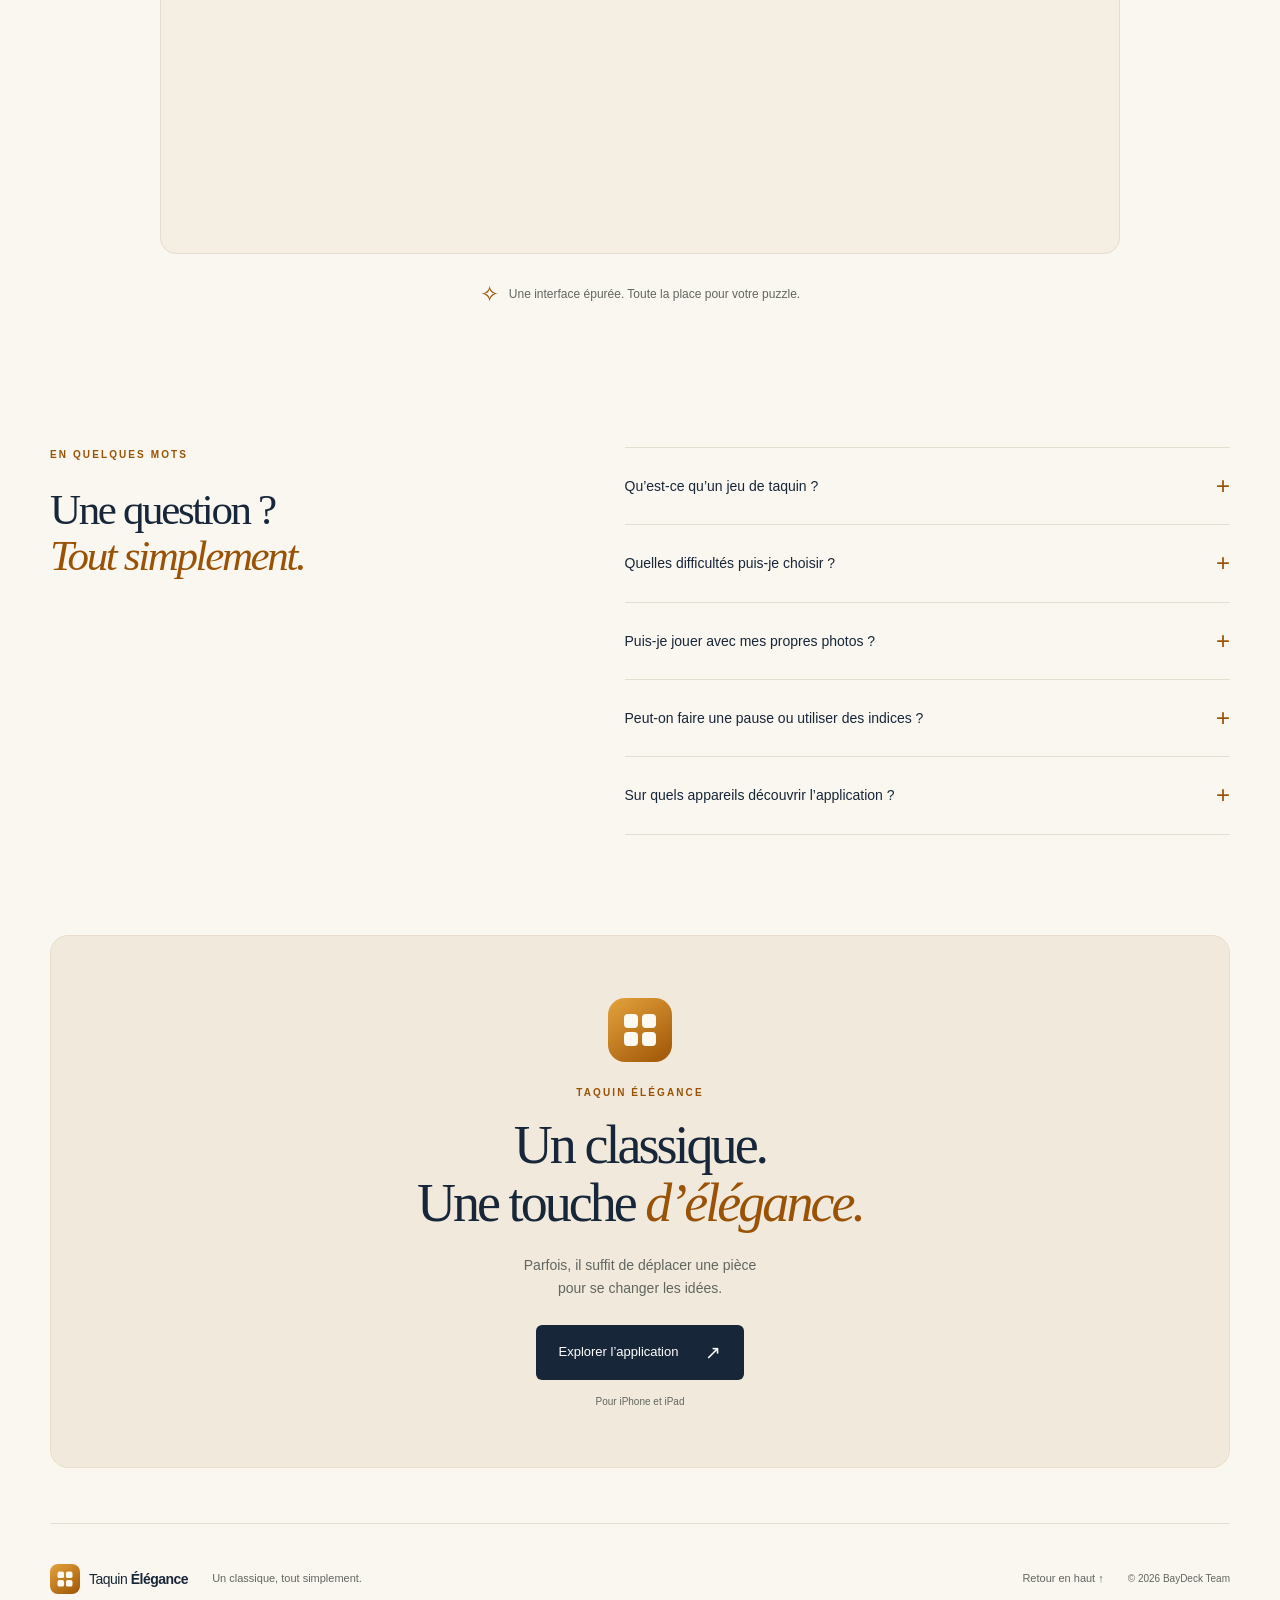
<file: public/index.html>
<!doctype html>
<html lang="fr">
<head>
  <meta charset="utf-8">
  <meta name="viewport" content="width=device-width, initial-scale=1">
  <title>Taquin Élégance — Le jeu de puzzle pour iPhone et iPad</title>
  <meta name="description" content="Redécouvrez le jeu de taquin sur iPhone et iPad : grilles de 3 × 3 à 6 × 6, indices et puzzles avec vos photos. Un classique, une touche d’élégance.">
  <meta name="theme-color" content="#faf7f0">
  <link rel="canonical" href="https://baydeck-team.github.io/taquinElegance/">
  <meta property="og:type" content="website">
  <meta property="og:locale" content="fr_FR">
  <meta property="og:site_name" content="Taquin Élégance">
  <meta property="og:title" content="Taquin Élégance — Chaque pièce trouve sa place.">
  <meta property="og:description" content="Un jeu de taquin pour iPhone et iPad. Des chiffres, vos photos et le plaisir de jouer à votre rythme.">
  <meta property="og:url" content="https://baydeck-team.github.io/taquinElegance/">
  <meta property="og:image" content="https://baydeck-team.github.io/taquinElegance/assets/social.jpg">
  <meta property="og:image:width" content="1200">
  <meta property="og:image:height" content="630">
  <meta property="og:image:alt" content="Taquin Élégance et son puzzle de chiffres sur iPhone">
  <meta name="twitter:card" content="summary_large_image">
  <meta name="twitter:title" content="Taquin Élégance — Chaque pièce trouve sa place.">
  <meta name="twitter:description" content="Redécouvrez le plaisir du jeu de taquin sur iPhone et iPad.">
  <meta name="twitter:image" content="https://baydeck-team.github.io/taquinElegance/assets/social.jpg">
  <link rel="icon" type="image/svg+xml" href="assets/icon.svg">
  <link rel="stylesheet" href="styles.css">
  <script type="application/ld+json">
  {"@context":"https://schema.org","@type":"SoftwareApplication","name":"Taquin Élégance","applicationCategory":"GameApplication","operatingSystem":"iOS, iPadOS","inLanguage":"fr","description":"Jeu de taquin avec grilles de 3 × 3 à 6 × 6, indices, mode photo et pause.","url":"https://baydeck-team.github.io/taquinElegance/","image":"https://baydeck-team.github.io/taquinElegance/assets/social.jpg"}
  </script>
</head>
<body>
  <a class="skip-link" href="#contenu">Aller au contenu</a>
  <header class="header wrap">
    <a class="brand" href="#" aria-label="Taquin Élégance, accueil"><img src="assets/icon.svg" width="42" height="42" alt=""><span>Taquin <b>Élégance</b></span></a>
    <nav aria-label="Navigation principale"><a href="#experience">L’expérience</a><a href="#comment-jouer">Le jeu</a><a class="nav-cta" href="#apercu">Découvrir <span aria-hidden="true">↗</span></a></nav>
  </header>
  <main id="contenu">
    <section class="hero wrap" aria-labelledby="hero-title">
      <div class="hero-copy">
        <p class="eyebrow"><span class="dot"></span> UN CLASSIQUE. TOUT SIMPLEMENT.</p>
        <h1 id="hero-title">Chaque pièce<br>trouve <em>sa place.</em></h1>
        <p class="hero-description">Et vous, votre moment de calme.<br>Redécouvrez le jeu de taquin dans une application où la simplicité rencontre l’élégance.</p>
        <div class="hero-actions"><a class="button" href="#experience">Découvrez Taquin Élégance <span aria-hidden="true">↗</span></a><a class="text-link" href="#comment-jouer">Comment jouer <span aria-hidden="true">↓</span></a></div>
        <div class="platform"><svg aria-hidden="true" width="19" height="23" viewBox="0 0 24 28" fill="currentColor"><path d="M17.1 0c.1 2-1.3 4.1-3.1 5.1-.9.5-1.8.7-2.7.6-.2-2 1.1-4 2.4-5 .9-.6 2.3-1.1 3.4-.7ZM21.7 20.6c-.6 1.4-.9 2-1.7 3.2-1.1 1.6-2.6 3.5-4.4 3.5-1.6 0-2.1-1.1-4.2-1.1s-2.7 1.1-4.3 1.1c-1.8 0-3.2-1.7-4.4-3.3C-.6 19.5-1.4 12.8.7 9.3c1.5-2.5 3.8-3.9 6-3.9 1.9 0 3.1 1.1 4.7 1.1 1.5 0 2.5-1.1 4.6-1.1 1.7 0 3.5.9 4.8 2.3-4.2 2.3-3.5 8.4.9 10.1-.1.9-.1 1.7 0 2.8Z"/></svg><span>Pensé pour iPhone & iPad</span><span class="platform-separator">·</span><span>Jouez à votre rythme</span></div>
      </div>
      <div class="hero-visual">
        <div class="orbit" aria-hidden="true"></div><div class="decor-tile tile-one" aria-hidden="true">1</div><div class="decor-tile tile-two" aria-hidden="true">8</div>
        <img class="hero-phone" src="assets/classic-480.webp" srcset="assets/classic-240.webp 240w, assets/classic-320.webp 320w, assets/classic-480.webp 480w" sizes="(max-width: 700px) 240px, (max-width: 1000px) 250px, (min-width: 1450px) 310px, 290px" width="458" height="866" alt="Taquin Élégance sur iPhone : une grille de neuf cases avec les chiffres à remettre dans l’ordre" fetchpriority="high">
        <div class="floating-note note-top"><span aria-hidden="true">✦</span><div>Un petit défi.<small>Un grand plaisir.</small></div></div>
        <div class="floating-note note-bottom"><span class="note-grid" aria-hidden="true">▦</span><div>3 × 3 à 6 × 6<small>À chacun son niveau.</small></div></div>
        <p class="visual-caption">Moins de bruit. Plus de jeu.</p>
      </div>
    </section>
    <div class="benefits-strip"><div class="wrap"><span><i aria-hidden="true">✧</i> Un design qui respire</span><span><i aria-hidden="true">▦</i> Quatre tailles de grille</span><span><i aria-hidden="true">▧</i> Vos photos, vos puzzles</span><span><i aria-hidden="true">◷</i> Le plaisir, à votre rythme</span></div></div>
    <section id="experience" class="section wrap" aria-labelledby="experience-title">
      <div class="section-heading"><div><p class="eyebrow">LE PLAISIR DES CHOSES SIMPLES</p><h2 id="experience-title">Un jeu familier.<br>Une nouvelle <em>sensation.</em></h2></div><p>Juste ce qu’il faut pour vous concentrer,<br>vous challenger et savourer chaque<br>pièce qui retrouve sa place.</p></div>
      <div class="feature-grid">
        <article class="feature feature-challenge"><div class="feature-text"><span class="feature-number">01 / À VOTRE MESURE</span><h3>Petit puzzle.<br>Grand défi.</h3><p>De 3 × 3 à 6 × 6, choisissez la grille qui vous ressemble. Commencez en douceur, puis voyez plus grand.</p><div class="grid-sizes" aria-label="Tailles de grille disponibles"><span>3 × 3</span><span>4 × 4</span><span>5 × 5</span><span>6 × 6</span></div></div><img src="assets/challenge.webp" srcset="assets/challenge-240.webp 240w, assets/challenge.webp 448w" sizes="(max-width: 700px) 180px, (max-width: 1000px) 195px, 220px" alt="Grille de taquin 6 × 6 sur iPhone" width="448" height="868" loading="lazy" decoding="async"></article>
        <article class="feature feature-pictures"><div class="feature-text"><span class="feature-number">02 / PERSONNEL, PAR NATURE</span><h3>Vos souvenirs.<br>Votre puzzle.</h3><p>Choisissez une image ou ajoutez votre propre photo. Le plaisir de recomposer ce qui vous est cher.</p></div><img src="assets/pictures.webp" srcset="assets/pictures-260.webp 260w, assets/pictures.webp 510w" sizes="(max-width: 700px) 190px, (max-width: 1000px) 220px, 238px" alt="Sélection de photos et option pour ajouter sa propre image dans Taquin Élégance" width="510" height="865" loading="lazy" decoding="async"></article>
        <article class="feature feature-hints"><span class="feature-icon" aria-hidden="true">✦</span><div><span class="feature-number">03 / UN COUP DE POUCE</span><h3>Une piste, pas à pas.</h3><p>Une tuile vous résiste ? Activez les indices pour retrouver le fil de votre réflexion.</p></div></article>
        <article class="feature feature-pace"><span class="feature-icon" aria-hidden="true">Ⅱ</span><div><span class="feature-number">04 / SANS PRÉCIPITATION</span><h3>Le temps vous appartient.</h3><p>Faites une pause quand vous le souhaitez. Votre puzzle vous attend, tout simplement.</p></div></article>
      </div>
    </section>
    <section id="comment-jouer" class="how-section" aria-labelledby="how-title"><div class="wrap how-layout"><div><p class="eyebrow">FACILE À COMPRENDRE. AGRÉABLE À MAÎTRISER.</p><h2 id="how-title">Glissez. Réfléchissez.<br><em>Recommencez.</em></h2><p class="how-intro">Une case vide. Des possibilités plein la tête.<br>Le principe du taquin n’a pas pris une ride.</p></div><ol class="steps"><li><span class="step-number">01</span><div><h3>Choisissez votre terrain de jeu</h3><p>Une grille de 3 × 3 à 6 × 6, des chiffres ou une photo : à vous de décider.</p></div></li><li><span class="step-number">02</span><div><h3>Faites glisser les tuiles</h3><p>Déplacez une tuile voisine vers la case vide pour remettre les chiffres dans l’ordre ou recomposer l’image.</p></div></li><li><span class="step-number">03</span><div><h3>Savourez le dernier mouvement</h3><p>Chaque pièce est à sa place. Envie d’un nouveau défi ? Mélangez et repartez.</p></div></li></ol></div></section>
    <section id="apercu" class="section wrap showcase" aria-labelledby="preview-title"><p class="eyebrow">LE MÊME PLAISIR. UN AUTRE FORMAT.</p><h2 id="preview-title">Un moment à vous.<br>Sur <em>petit ou grand écran.</em></h2><p>Sur iPhone comme sur iPad, laissez un peu de place au jeu.</p><picture><source type="image/webp" srcset="assets/ipad-400.webp 400w, assets/ipad-800.webp 800w, assets/ipad-1400.webp 1400w" sizes="(max-width: 700px) calc(100vw - 42px), (max-width: 1000px) calc(100vw - 58px), 958px"><img src="assets/ipad-1400.webp" alt="Taquin Élégance sur iPad, avec un puzzle photo en pause et les options de personnalisation" width="2732" height="2048" loading="lazy" decoding="async"></picture><div class="showcase-note"><span aria-hidden="true">✧</span> Une interface épurée. Toute la place pour votre puzzle.</div></section>
    <section class="faq wrap" aria-labelledby="faq-title"><div><p class="eyebrow">EN QUELQUES MOTS</p><h2 id="faq-title">Une question ?<br><em>Tout simplement.</em></h2></div><div class="faq-list"><details><summary>Qu’est-ce qu’un jeu de taquin ?</summary><p>Le taquin est un puzzle de tuiles coulissantes avec une case vide. Vous déplacez les tuiles voisines de cette case pour remettre les chiffres dans l’ordre ou reconstituer une image.</p></details><details><summary>Quelles difficultés puis-je choisir ?</summary><p>Taquin Élégance propose quatre tailles de grille : 3 × 3, 4 × 4, 5 × 5 et 6 × 6. Une petite grille pour découvrir le jeu, une plus grande pour relever le défi.</p></details><details><summary>Puis-je jouer avec mes propres photos ?</summary><p>Oui. Vous pouvez choisir une image proposée dans l’application ou ajouter votre propre photo pour la transformer en puzzle.</p></details><details><summary>Peut-on faire une pause ou utiliser des indices ?</summary><p>Oui. Vous pouvez mettre la partie en pause et activer les indices lorsque vous avez besoin d’un coup de pouce.</p></details><details><summary>Sur quels appareils découvrir l’application ?</summary><p>Taquin Élégance est une application pour iPhone et iPad. Les captures présentées sur cette page illustrent son interface sur les deux formats.</p></details></div></section>
    <section class="closing wrap" aria-labelledby="closing-title"><img src="assets/icon.svg" width="64" height="64" alt=""><p class="eyebrow">TAQUIN ÉLÉGANCE</p><h2 id="closing-title">Un classique.<br>Une touche <em>d’élégance.</em></h2><p>Parfois, il suffit de déplacer une pièce<br>pour se changer les idées.</p><a class="button" href="#apercu">Explorer l’application <span aria-hidden="true">↗</span></a><span class="closing-platform">Pour iPhone et iPad</span></section>
  </main>
  <footer class="footer wrap"><a class="brand" href="#"><img src="assets/icon.svg" width="30" height="30" alt=""><span>Taquin <b>Élégance</b></span></a><p>Un classique, tout simplement.</p><a href="#contenu">Retour en haut <span aria-hidden="true">↑</span></a><small>© 2026 BayDeck Team</small></footer>
</body>
</html>
</file>
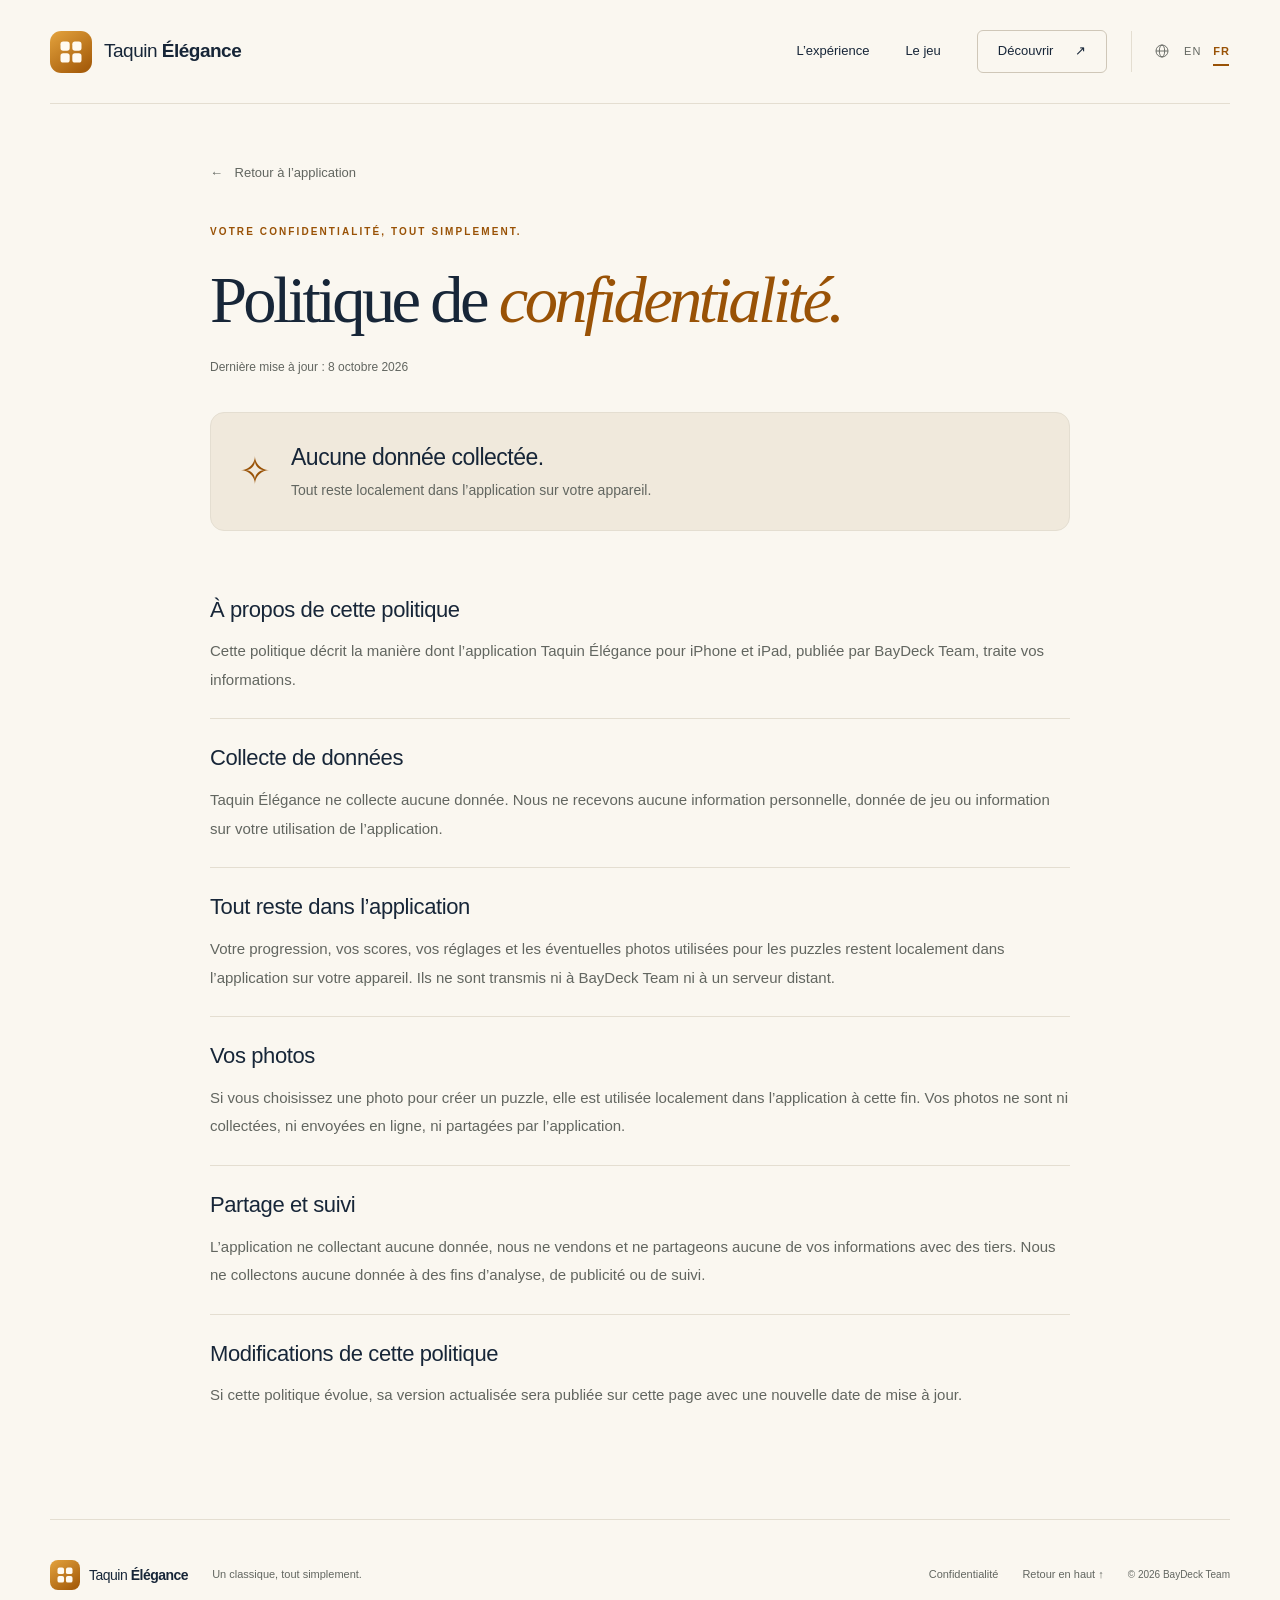
<file: fr/privacy/index.html>
<!doctype html>
<html lang="fr">
<head>
  <meta charset="utf-8">
  <meta name="viewport" content="width=device-width, initial-scale=1">
  <title>Politique de confidentialité — Taquin Élégance</title>
  <meta name="description" content="Taquin Élégance ne collecte aucune donnée. Vos photos, votre progression et vos réglages restent localement dans l’application sur votre appareil.">
  <meta name="theme-color" content="#faf7f0">
  <link rel="canonical" href="https://baydeck-team.github.io/taquinElegance/fr/privacy/">
  <link rel="alternate" hreflang="en" href="https://baydeck-team.github.io/taquinElegance/privacy/">
  <link rel="alternate" hreflang="fr" href="https://baydeck-team.github.io/taquinElegance/fr/privacy/">
  <link rel="alternate" hreflang="x-default" href="https://baydeck-team.github.io/taquinElegance/privacy/">
  <meta property="og:type" content="website">
  <meta property="og:locale" content="fr_FR">
  <meta property="og:locale:alternate" content="en_US">
  <meta property="og:site_name" content="Taquin Élégance">
  <meta property="og:title" content="Politique de confidentialité — Taquin Élégance">
  <meta property="og:description" content="Aucune donnée collectée. Tout reste localement dans l’application sur votre appareil.">
  <meta property="og:url" content="https://baydeck-team.github.io/taquinElegance/fr/privacy/">
  <meta property="og:image" content="https://baydeck-team.github.io/taquinElegance/assets/social.jpg">
  <meta name="twitter:card" content="summary_large_image">
  <meta name="twitter:title" content="Politique de confidentialité — Taquin Élégance">
  <meta name="twitter:description" content="Aucune donnée collectée. Tout reste localement dans l’application sur votre appareil.">
  <meta name="twitter:image" content="https://baydeck-team.github.io/taquinElegance/assets/social.jpg">
  <link rel="icon" type="image/svg+xml" href="../../assets/icon.svg">
  <link rel="stylesheet" href="../../styles.css">
</head>
<body>
  <a class="skip-link" href="#contenu">Aller au contenu</a>
  <header class="header wrap">
    <a class="brand" href="../" aria-label="Taquin Élégance, accueil"><img src="../../assets/icon.svg" width="42" height="42" alt=""><span>Taquin <b>Élégance</b></span></a>
    <div class="header-actions">
      <nav aria-label="Navigation principale"><a href="../#experience">L’expérience</a><a href="../#comment-jouer">Le jeu</a><a class="nav-cta" href="../#apercu">Découvrir <span aria-hidden="true">↗</span></a></nav>
      <nav class="language-switch" aria-label="Choisir la langue"><svg class="language-icon" aria-hidden="true" width="16" height="16" viewBox="0 0 24 24" fill="none" stroke="currentColor" stroke-width="1.4"><circle cx="12" cy="12" r="9"/><ellipse cx="12" cy="12" rx="4" ry="9"/><path d="M3 12h18"/></svg><a href="../../privacy/" lang="en" hreflang="en" aria-label="English">EN</a><a href="./" lang="fr" hreflang="fr" aria-label="Français" aria-current="page">FR</a></nav>
    </div>
  </header>
  <main id="contenu" class="policy wrap">
    <a class="text-link policy-back" href="../"><span aria-hidden="true">←</span> Retour à l’application</a>
    <p class="eyebrow">VOTRE CONFIDENTIALITÉ, TOUT SIMPLEMENT.</p>
    <h1>Politique de <em>confidentialité.</em></h1>
    <p class="policy-date">Dernière mise à jour : <time datetime="2026-10-08">8 octobre 2026</time></p>
    <div class="policy-summary"><span aria-hidden="true">✧</span><div><h2>Aucune donnée collectée.</h2><p>Tout reste localement dans l’application sur votre appareil.</p></div></div>
    <div class="policy-content">
      <section aria-labelledby="portee"><h2 id="portee">À propos de cette politique</h2><p>Cette politique décrit la manière dont l’application Taquin Élégance pour iPhone et iPad, publiée par BayDeck Team, traite vos informations.</p></section>
      <section aria-labelledby="collecte"><h2 id="collecte">Collecte de données</h2><p>Taquin Élégance ne collecte aucune donnée. Nous ne recevons aucune information personnelle, donnée de jeu ou information sur votre utilisation de l’application.</p></section>
      <section aria-labelledby="stockage"><h2 id="stockage">Tout reste dans l’application</h2><p>Votre progression, vos scores, vos réglages et les éventuelles photos utilisées pour les puzzles restent localement dans l’application sur votre appareil. Ils ne sont transmis ni à BayDeck Team ni à un serveur distant.</p></section>
      <section aria-labelledby="photos"><h2 id="photos">Vos photos</h2><p>Si vous choisissez une photo pour créer un puzzle, elle est utilisée localement dans l’application à cette fin. Vos photos ne sont ni collectées, ni envoyées en ligne, ni partagées par l’application.</p></section>
      <section aria-labelledby="partage"><h2 id="partage">Partage et suivi</h2><p>L’application ne collectant aucune donnée, nous ne vendons et ne partageons aucune de vos informations avec des tiers. Nous ne collectons aucune donnée à des fins d’analyse, de publicité ou de suivi.</p></section>
      <section aria-labelledby="modifications"><h2 id="modifications">Modifications de cette politique</h2><p>Si cette politique évolue, sa version actualisée sera publiée sur cette page avec une nouvelle date de mise à jour.</p></section>
    </div>
  </main>
  <footer class="footer wrap"><a class="brand" href="../"><img src="../../assets/icon.svg" width="30" height="30" alt=""><span>Taquin <b>Élégance</b></span></a><p>Un classique, tout simplement.</p><a href="./" aria-current="page">Confidentialité</a><a href="#contenu">Retour en haut <span aria-hidden="true">↑</span></a><small>© 2026 BayDeck Team</small></footer>
</body>
</html>
</file>
<file: styles.css>
:root{--paper:#faf7f0;--ink:#172638;--muted:#626660;--amber:#995206;--line:#e4ded1;--serif:Georgia,'Times New Roman',serif;--sans:-apple-system,BlinkMacSystemFont,'Segoe UI',sans-serif}
*{box-sizing:border-box}html{scroll-behavior:smooth;scroll-padding-top:32px}body{margin:0;background:var(--paper);color:var(--ink);font:16px/1.6 var(--sans);-webkit-font-smoothing:antialiased}a{color:inherit;text-decoration:none}img{max-width:100%;height:auto;display:block}h1,h2,h3,p{margin:0}h1,h2{font-family:var(--serif);font-weight:400;letter-spacing:-.055em;line-height:1.08}h1{font-size:clamp(52px,5.8vw,80px)}h2{font-size:clamp(38px,4.1vw,54px)}h3{font-size:23px;line-height:1.25;letter-spacing:-.035em;font-weight:500}em{color:var(--amber);font-weight:400}a:focus-visible,summary:focus-visible{outline:3px solid var(--amber);outline-offset:6px;border-radius:4px}.wrap{width:min(1180px,calc(100% - 96px));margin-inline:auto}.skip-link{position:absolute;left:20px;top:-100px;z-index:10;background:var(--ink);color:#fff;padding:12px}.skip-link:focus{top:12px}.header{height:104px;display:flex;align-items:center;justify-content:space-between;border-bottom:1px solid var(--line)}.brand{display:flex;align-items:center;gap:12px;font-size:19px;letter-spacing:-.5px;white-space:nowrap}.brand b{font-weight:600}.header nav{display:flex;align-items:center;gap:36px;font-size:13px;font-weight:500}.header nav>a{padding-block:12px}.header nav>a:hover,.text-link:hover,.footer>a:hover{color:var(--amber)}.header nav .nav-cta{border:1px solid #cfc7b8;padding:10px 20px;border-radius:6px}.nav-cta span{margin-left:18px}.hero{display:grid;grid-template-columns:1.15fr 1fr;gap:20px;align-items:center;min-height:730px;padding-block:58px 72px}.eyebrow{font-size:10px;letter-spacing:2.1px;font-weight:650;color:var(--amber);margin-bottom:24px}.hero .eyebrow{display:flex;align-items:center;gap:10px}.dot{width:6px;height:6px;border-radius:50%;background:var(--amber)}.hero h1{margin-bottom:25px}.hero-description{font-size:17px;color:var(--muted);max-width:430px;line-height:1.8}.hero-actions{display:flex;gap:24px;align-items:center;margin-top:32px}.button{display:inline-flex;align-items:center;justify-content:center;gap:27px;background:var(--ink);color:#fff;font-size:13px;font-weight:500;padding:17px 23px;border-radius:6px;transition:background .2s,transform .2s}.button:hover{background:#31475a;transform:translateY(-2px)}.button span{font-size:19px;line-height:1}.text-link{font-size:13px;white-space:nowrap}.text-link span{margin-left:10px}.platform{display:flex;align-items:center;gap:9px;margin-top:25px;font-size:10px;color:var(--muted)}.platform svg{width:15px;height:18px;color:var(--ink)}.platform-separator{margin-inline:3px}.hero-visual{height:580px;position:relative;display:flex;align-items:center;justify-content:center}.orbit{position:absolute;width:470px;height:470px;max-width:100%;border-radius:50%;background:radial-gradient(ellipse,#eadcc3 0,#f1e8d8 47%,#f6f0e5 67%,transparent 70%)}.hero-phone{position:relative;width:290px;border-radius:44px;transform:rotate(7deg);box-shadow:16px 26px 35px #53402628}.floating-note{position:absolute;display:flex;align-items:center;gap:12px;padding:13px 17px;background:#fffcf6;border:1px solid #eee4d6;border-radius:10px;box-shadow:0 8px 30px #63481b0a;font-size:12px;line-height:1.6}.floating-note>span{font-size:25px;color:var(--amber)}.floating-note small{display:block;font-size:10px;color:var(--muted)}.note-top{right:0;top:104px;transform:rotate(-4deg)}.note-bottom{left:0;bottom:115px;transform:rotate(-4deg)}.decor-tile{position:absolute;width:70px;height:70px;display:grid;place-items:center;border-radius:14px;font-family:var(--serif);font-size:32px;box-shadow:4px 7px 10px #7a501a14}.tile-one{top:15px;left:65px;transform:rotate(-17deg);color:#fff;background:linear-gradient(135deg,#e4b25c,#bd7922)}.tile-two{right:34px;bottom:35px;transform:rotate(18deg);border:1px solid #e7ddcb;background:#fffbf2;color:#927b57}.visual-caption{position:absolute;bottom:-10px;font-family:var(--serif);font-style:italic;color:#746d5d;font-size:14px}.benefits-strip{border-block:1px solid var(--line);background:#f4f0e7}.benefits-strip>.wrap{display:flex;justify-content:space-between;gap:24px;padding-block:23px}.benefits-strip span{display:flex;gap:12px;align-items:center;font-size:12px}.benefits-strip i{font-size:22px;color:var(--amber);font-style:normal}.section{padding-block:104px}.section-heading{display:flex;justify-content:space-between;align-items:end;gap:35px;margin-bottom:42px}.section-heading .eyebrow{margin-bottom:17px}.section-heading>p{font-size:14px;color:var(--muted);line-height:1.9;margin-bottom:5px}.feature-grid{display:grid;grid-template-columns:1fr 1fr;gap:22px}.feature{border:1px solid var(--line);border-radius:14px;overflow:hidden}.feature-challenge,.feature-pictures{position:relative;min-height:420px;display:flex;background:#eee9df}.feature-pictures{background:#f3eadb}.feature-text{padding:34px;width:60%;position:relative;z-index:1}.feature-number{font-size:9px;letter-spacing:1.5px;color:#75664b;font-weight:600}.feature h3{margin-block:18px 14px;font-size:30px}.feature p{font-size:13px;line-height:1.8;color:var(--muted)}.feature-challenge>img,.feature-pictures>img{width:220px;position:absolute;right:-24px;top:75px;transform:rotate(8deg);border-radius:33px;box-shadow:8px 15px 25px #41372a24}.feature-pictures>img{right:-32px;top:106px;transform:rotate(-7deg);width:238px}.grid-sizes{display:flex;flex-wrap:wrap;gap:6px;margin-top:26px}.grid-sizes span{background:#fffcf5;border:1px solid #ded2bc;border-radius:5px;font-size:11px;padding:6px 9px}.grid-sizes span:first-child{background:var(--amber);color:white;border-color:var(--amber)}.feature-hints,.feature-pace{padding:30px 32px;display:flex;gap:22px;align-items:start;background:#fffcf7}.feature-icon{width:45px;height:45px;flex-shrink:0;display:grid;place-items:center;color:var(--amber);background:#f3ead9;font-size:26px;border-radius:11px}.feature-hints h3,.feature-pace h3{font-size:22px;margin-block:10px}.how-section{background:#192b3b;color:#fff;padding-block:86px}.how-layout{display:grid;grid-template-columns:1fr 1fr;gap:90px;align-items:center}.how-section .eyebrow{color:#dfb978;font-size:9px}.how-section em{color:#dfb978}.how-intro{color:#bdc6cc;font-size:14px;line-height:1.9;margin-top:25px}.steps{list-style:none;padding:0;margin:0}.steps li{display:flex;gap:22px;padding-block:24px;border-bottom:1px solid #ffffff20}.steps li:first-child{padding-top:0}.steps li:last-child{border:0;padding-bottom:0}.step-number{font-family:var(--serif);font-style:italic;font-size:25px;color:#dfb978;line-height:1.25}.steps h3{font-size:18px;margin-bottom:8px;letter-spacing:-.2px}.steps p{font-size:13px;color:#bdc6cc;line-height:1.8}.showcase{text-align:center}.showcase>p:not(.eyebrow){color:var(--muted);font-size:14px;margin-top:22px}.showcase picture{display:block;max-width:960px;margin:40px auto 0;border:1px solid var(--line);border-radius:16px;overflow:hidden;background:#f4eee3}.showcase-note{display:flex;justify-content:center;align-items:center;gap:10px;font-size:12px;color:var(--muted);margin-top:22px}.showcase-note span{color:var(--amber);font-size:23px}.faq{display:grid;grid-template-columns:1fr 1.2fr;gap:70px;padding-block:30px 100px}.faq h2{font-size:43px}.faq-list{border-top:1px solid var(--line)}details{border-bottom:1px solid var(--line);padding:19px 0}summary{font-size:14px;font-weight:500;cursor:pointer;list-style:none;display:flex;gap:20px;align-items:center;justify-content:space-between}summary::-webkit-details-marker{display:none}summary:after{content:'+';font-size:24px;font-weight:300;color:var(--amber)}details[open] summary:after{content:'−'}details p{font-size:13px;color:var(--muted);margin-top:14px;line-height:1.85;padding-right:25px}.closing{text-align:center;background:#f0e9dc;border:1px solid #e8dec9;border-radius:18px;padding:62px 25px 57px}.closing>img{margin:0 auto 23px}.closing .eyebrow{margin-bottom:15px}.closing h2{font-size:54px}.closing>p:not(.eyebrow){font-size:14px;color:var(--muted);margin-top:22px}.closing .button{margin-top:26px}.closing-platform{display:block;font-size:10px;color:var(--muted);margin-top:14px}.footer{display:flex;flex-wrap:wrap;gap:24px;align-items:center;padding-block:40px;margin-top:55px;border-top:1px solid var(--line);font-size:11px;color:var(--muted)}.footer .brand{font-size:14px;color:var(--ink);gap:9px}.footer p{flex:1}.footer small{font-size:10px}
@media(min-width:1450px){.hero{min-height:780px}.hero-visual{height:630px}.hero-phone{width:310px}.note-top{top:125px}.note-bottom{bottom:130px}}
@media(max-width:1000px){.wrap{width:calc(100% - 56px)}.hero{grid-template-columns:1.05fr 1fr;min-height:640px;gap:0}.hero h1{font-size:56px}.hero-description{font-size:15px}.hero-actions{flex-direction:column;align-items:start;gap:18px}.hero-visual{height:510px}.hero-phone{width:250px}.orbit{width:360px;height:360px}.floating-note{padding:10px;font-size:11px}.note-top{right:-5px;top:75px}.note-bottom{left:0;bottom:65px}.tile-one{left:30px;top:0}.tile-two{right:0;bottom:0}.platform{flex-wrap:wrap}.benefits-strip>.wrap{gap:15px}.benefits-strip span{font-size:10px;gap:7px}.section{padding-block:75px}.feature-text{padding:25px;width:63%}.feature h3{font-size:27px}.feature-challenge>img{width:195px;right:-48px;top:110px}.feature-pictures>img{width:220px;right:-65px;top:133px}.feature-challenge,.feature-pictures{min-height:415px}.feature-hints,.feature-pace{padding:25px;gap:16px}.feature-hints h3,.feature-pace h3{font-size:19px}.how-layout{gap:45px}.faq{gap:40px}.faq h2{font-size:37px}}
@media(max-width:700px){.wrap{width:calc(100% - 40px)}.header{height:80px}.brand{font-size:16px;gap:9px}.brand img{width:35px;height:35px}.header nav{gap:0}.header nav>a:not(.nav-cta){display:none}.header nav .nav-cta{padding:8px 13px;font-size:11px}.nav-cta span{margin-left:8px}.hero{grid-template-columns:1fr;padding-block:46px 35px;gap:30px}.hero-copy{text-align:center}.hero .eyebrow{justify-content:center;font-size:8px;letter-spacing:1.6px;margin-bottom:22px}.hero h1{font-size:clamp(48px,10.5vw,68px);margin-bottom:22px}.hero-description{max-width:380px;margin:auto;font-size:14px}.hero-actions{align-items:center;gap:19px;margin-top:25px}.button{font-size:12px;padding:15px 20px}.platform{justify-content:center;font-size:9px;gap:7px;margin-top:23px}.hero-visual{height:495px;max-width:430px;width:100%;margin:auto}.hero-phone{width:240px;border-radius:35px}.orbit{width:340px;height:340px}.floating-note{font-size:10px;gap:8px}.floating-note small{font-size:9px}.floating-note>span{font-size:21px}.note-top{top:98px;right:0}.note-bottom{left:0;bottom:85px}.decor-tile{width:55px;height:55px;font-size:25px;border-radius:11px}.tile-one{left:27px;top:17px}.tile-two{right:25px;bottom:37px}.visual-caption{font-size:12px;bottom:0}.benefits-strip>.wrap{display:grid;grid-template-columns:1fr 1fr;padding-block:19px;gap:13px 14px}.benefits-strip span{font-size:10px}.benefits-strip i{font-size:19px}.section{padding-block:60px}.section-heading{display:block;margin-bottom:30px}.section-heading>p{margin-top:23px;font-size:13px}.section-heading>p br{display:none}.eyebrow{font-size:8px;letter-spacing:1.7px;margin-bottom:17px}.feature-grid{grid-template-columns:1fr;gap:16px}.feature-challenge,.feature-pictures{min-height:370px}.feature-text{padding:27px;width:64%}.feature h3{font-size:29px}.feature p{font-size:12px}.feature-challenge>img{width:190px;right:-25px;top:80px}.feature-pictures>img{width:207px;right:-37px;top:95px}.grid-sizes{gap:5px}.grid-sizes span{padding:5px 7px;font-size:10px}.feature-hints,.feature-pace{padding:25px;gap:17px}.feature-hints h3,.feature-pace h3{font-size:21px}.how-section{padding-block:55px}.how-layout{grid-template-columns:1fr;gap:35px}.how-section .eyebrow{font-size:8px;max-width:290px;line-height:1.7}.how-intro{font-size:13px}.steps h3{font-size:16px}.steps p{font-size:12px}.showcase>p:not(.eyebrow){font-size:13px;max-width:270px;margin:20px auto 0}.showcase picture{margin-top:30px;border-radius:10px}.showcase-note{font-size:10px;gap:6px}.faq{grid-template-columns:1fr;gap:30px;padding-block:0 60px}.faq h2{font-size:38px}summary{font-size:13px}.closing{padding:42px 18px}.closing h2{font-size:43px}.closing>p:not(.eyebrow){font-size:13px}.footer{margin-top:40px;padding-block:28px;gap:18px;justify-content:space-between}.footer p{display:none}.footer small{width:100%}.footer .brand{font-size:12px}.footer .brand img{width:26px;height:26px}}
@media(max-width:700px){.feature-text{width:58%}.feature-challenge>img{right:-50px;width:180px}.feature-pictures>img{right:-65px;width:190px}}
@media(max-width:360px){.feature h3{font-size:25px}.feature-challenge>img{right:-65px}.feature-pictures>img{right:-80px}}
.header-actions{display:flex;flex-wrap:nowrap;align-items:center;gap:24px;flex-shrink:0}
.header nav.language-switch{display:flex;flex-wrap:nowrap;align-items:center;gap:12px;padding:0 0 0 22px;border-left:1px solid var(--line)}
.language-icon{color:var(--muted);flex-shrink:0;margin-right:2px}
.header nav.language-switch>a{display:block;position:relative;padding:12px 0;font-size:11px;letter-spacing:1px;line-height:1.5;color:var(--muted);transition:color .2s}
.header nav.language-switch>a::after{content:'';position:absolute;bottom:6px;left:0;right:1px;height:2px;background:var(--amber);transform:scaleX(0);transition:transform .2s}
.header nav.language-switch>a[aria-current="page"]{color:var(--amber);font-weight:650}
.header nav.language-switch>a[aria-current="page"]::after,.header nav.language-switch>a:hover::after{transform:scaleX(1)}
.header nav.language-switch>a:hover{color:var(--amber)}
@media(max-width:1000px){.header-actions{gap:15px}.header-actions>nav:not(.language-switch){gap:20px}.header nav.language-switch{padding-left:15px;gap:10px}}
@media(max-width:700px){.header-actions{gap:12px}.header nav.language-switch{padding-left:12px;gap:9px}.header nav.language-switch>a{padding:12px 0;font-size:10px}.language-icon{display:none}}
@media(max-width:360px){.header .brand{font-size:13px;gap:7px}.header .brand img{width:30px;height:30px}.header-actions{gap:9px}.header nav .nav-cta{font-size:10px;padding:8px 9px}.header nav.language-switch{padding-left:9px;gap:8px}.nav-cta span{margin-left:5px}}
.policy{max-width:860px;padding-block:55px 30px}
.policy-back{display:inline-block;margin-bottom:40px;color:var(--muted)}
.policy-back span{margin:0 8px 0 0}
.policy h1{font-size:clamp(42px,5.2vw,68px);overflow-wrap:anywhere}
.policy-date{font-size:12px;color:var(--muted);margin-top:22px}
.policy-summary{display:flex;gap:20px;align-items:center;margin-top:35px;padding:28px;background:#f0e9dc;border:1px solid var(--line);border-radius:14px}
.policy-summary>span{font-size:38px;color:var(--amber)}
.policy-summary h2{font:500 23px/1.35 var(--sans);letter-spacing:-.5px}
.policy-summary p{font-size:14px;color:var(--muted);margin-top:6px}
.policy-content{margin-top:40px}
.policy-content section{padding-block:24px;border-bottom:1px solid var(--line)}
.policy-content section:last-child{border-bottom:0}
.policy-content h2{font:500 22px/1.4 var(--sans);letter-spacing:-.4px;margin-bottom:12px}
.policy-content p{font-size:15px;line-height:1.9;color:var(--muted)}
@media(max-width:700px){.policy{padding-top:32px}.policy-back{margin-bottom:30px}.policy-summary{padding:22px 18px;gap:13px;align-items:flex-start}.policy-summary h2{font-size:20px}.policy-summary p,.policy-content p{font-size:13px}.policy-content h2{font-size:20px}.policy .eyebrow{line-height:1.8}}
@media(prefers-reduced-motion:reduce){html{scroll-behavior:auto}*,*::before,*::after{transition:none!important}}
</file>
<file: public/styles.css>
:root{--paper:#faf7f0;--ink:#172638;--muted:#626660;--amber:#995206;--line:#e4ded1;--serif:Georgia,'Times New Roman',serif;--sans:-apple-system,BlinkMacSystemFont,'Segoe UI',sans-serif}
*{box-sizing:border-box}html{scroll-behavior:smooth;scroll-padding-top:32px}body{margin:0;background:var(--paper);color:var(--ink);font:16px/1.6 var(--sans);-webkit-font-smoothing:antialiased}a{color:inherit;text-decoration:none}img{max-width:100%;height:auto;display:block}h1,h2,h3,p{margin:0}h1,h2{font-family:var(--serif);font-weight:400;letter-spacing:-.055em;line-height:1.08}h1{font-size:clamp(52px,5.8vw,80px)}h2{font-size:clamp(38px,4.1vw,54px)}h3{font-size:23px;line-height:1.25;letter-spacing:-.035em;font-weight:500}em{color:var(--amber);font-weight:400}a:focus-visible,summary:focus-visible{outline:3px solid var(--amber);outline-offset:6px;border-radius:4px}.wrap{width:min(1180px,calc(100% - 96px));margin-inline:auto}.skip-link{position:absolute;left:20px;top:-100px;z-index:10;background:var(--ink);color:#fff;padding:12px}.skip-link:focus{top:12px}.header{height:104px;display:flex;align-items:center;justify-content:space-between;border-bottom:1px solid var(--line)}.brand{display:flex;align-items:center;gap:12px;font-size:19px;letter-spacing:-.5px;white-space:nowrap}.brand b{font-weight:600}.header nav{display:flex;align-items:center;gap:36px;font-size:13px;font-weight:500}.header nav>a{padding-block:12px}.header nav>a:hover,.text-link:hover,.footer>a:hover{color:var(--amber)}.header nav .nav-cta{border:1px solid #cfc7b8;padding:10px 20px;border-radius:6px}.nav-cta span{margin-left:18px}.hero{display:grid;grid-template-columns:1.15fr 1fr;gap:20px;align-items:center;min-height:730px;padding-block:58px 72px}.eyebrow{font-size:10px;letter-spacing:2.1px;font-weight:650;color:var(--amber);margin-bottom:24px}.hero .eyebrow{display:flex;align-items:center;gap:10px}.dot{width:6px;height:6px;border-radius:50%;background:var(--amber)}.hero h1{margin-bottom:25px}.hero-description{font-size:17px;color:var(--muted);max-width:430px;line-height:1.8}.hero-actions{display:flex;gap:24px;align-items:center;margin-top:32px}.button{display:inline-flex;align-items:center;justify-content:center;gap:27px;background:var(--ink);color:#fff;font-size:13px;font-weight:500;padding:17px 23px;border-radius:6px;transition:background .2s,transform .2s}.button:hover{background:#31475a;transform:translateY(-2px)}.button span{font-size:19px;line-height:1}.text-link{font-size:13px;white-space:nowrap}.text-link span{margin-left:10px}.platform{display:flex;align-items:center;gap:9px;margin-top:25px;font-size:10px;color:var(--muted)}.platform svg{width:15px;height:18px;color:var(--ink)}.platform-separator{margin-inline:3px}.hero-visual{height:580px;position:relative;display:flex;align-items:center;justify-content:center}.orbit{position:absolute;width:470px;height:470px;max-width:100%;border-radius:50%;background:radial-gradient(ellipse,#eadcc3 0,#f1e8d8 47%,#f6f0e5 67%,transparent 70%)}.hero-phone{position:relative;width:290px;border-radius:44px;transform:rotate(7deg);box-shadow:16px 26px 35px #53402628}.floating-note{position:absolute;display:flex;align-items:center;gap:12px;padding:13px 17px;background:#fffcf6;border:1px solid #eee4d6;border-radius:10px;box-shadow:0 8px 30px #63481b0a;font-size:12px;line-height:1.6}.floating-note>span{font-size:25px;color:var(--amber)}.floating-note small{display:block;font-size:10px;color:var(--muted)}.note-top{right:0;top:104px;transform:rotate(-4deg)}.note-bottom{left:0;bottom:115px;transform:rotate(-4deg)}.decor-tile{position:absolute;width:70px;height:70px;display:grid;place-items:center;border-radius:14px;font-family:var(--serif);font-size:32px;box-shadow:4px 7px 10px #7a501a14}.tile-one{top:15px;left:65px;transform:rotate(-17deg);color:#fff;background:linear-gradient(135deg,#e4b25c,#bd7922)}.tile-two{right:34px;bottom:35px;transform:rotate(18deg);border:1px solid #e7ddcb;background:#fffbf2;color:#927b57}.visual-caption{position:absolute;bottom:-10px;font-family:var(--serif);font-style:italic;color:#746d5d;font-size:14px}.benefits-strip{border-block:1px solid var(--line);background:#f4f0e7}.benefits-strip>.wrap{display:flex;justify-content:space-between;gap:24px;padding-block:23px}.benefits-strip span{display:flex;gap:12px;align-items:center;font-size:12px}.benefits-strip i{font-size:22px;color:var(--amber);font-style:normal}.section{padding-block:104px}.section-heading{display:flex;justify-content:space-between;align-items:end;gap:35px;margin-bottom:42px}.section-heading .eyebrow{margin-bottom:17px}.section-heading>p{font-size:14px;color:var(--muted);line-height:1.9;margin-bottom:5px}.feature-grid{display:grid;grid-template-columns:1fr 1fr;gap:22px}.feature{border:1px solid var(--line);border-radius:14px;overflow:hidden}.feature-challenge,.feature-pictures{position:relative;min-height:420px;display:flex;background:#eee9df}.feature-pictures{background:#f3eadb}.feature-text{padding:34px;width:60%;position:relative;z-index:1}.feature-number{font-size:9px;letter-spacing:1.5px;color:#75664b;font-weight:600}.feature h3{margin-block:18px 14px;font-size:30px}.feature p{font-size:13px;line-height:1.8;color:var(--muted)}.feature-challenge>img,.feature-pictures>img{width:220px;position:absolute;right:-24px;top:75px;transform:rotate(8deg);border-radius:33px;box-shadow:8px 15px 25px #41372a24}.feature-pictures>img{right:-32px;top:106px;transform:rotate(-7deg);width:238px}.grid-sizes{display:flex;flex-wrap:wrap;gap:6px;margin-top:26px}.grid-sizes span{background:#fffcf5;border:1px solid #ded2bc;border-radius:5px;font-size:11px;padding:6px 9px}.grid-sizes span:first-child{background:var(--amber);color:white;border-color:var(--amber)}.feature-hints,.feature-pace{padding:30px 32px;display:flex;gap:22px;align-items:start;background:#fffcf7}.feature-icon{width:45px;height:45px;flex-shrink:0;display:grid;place-items:center;color:var(--amber);background:#f3ead9;font-size:26px;border-radius:11px}.feature-hints h3,.feature-pace h3{font-size:22px;margin-block:10px}.how-section{background:#192b3b;color:#fff;padding-block:86px}.how-layout{display:grid;grid-template-columns:1fr 1fr;gap:90px;align-items:center}.how-section .eyebrow{color:#dfb978;font-size:9px}.how-section em{color:#dfb978}.how-intro{color:#bdc6cc;font-size:14px;line-height:1.9;margin-top:25px}.steps{list-style:none;padding:0;margin:0}.steps li{display:flex;gap:22px;padding-block:24px;border-bottom:1px solid #ffffff20}.steps li:first-child{padding-top:0}.steps li:last-child{border:0;padding-bottom:0}.step-number{font-family:var(--serif);font-style:italic;font-size:25px;color:#dfb978;line-height:1.25}.steps h3{font-size:18px;margin-bottom:8px;letter-spacing:-.2px}.steps p{font-size:13px;color:#bdc6cc;line-height:1.8}.showcase{text-align:center}.showcase>p:not(.eyebrow){color:var(--muted);font-size:14px;margin-top:22px}.showcase picture{display:block;max-width:960px;margin:40px auto 0;border:1px solid var(--line);border-radius:16px;overflow:hidden;background:#f4eee3}.showcase-note{display:flex;justify-content:center;align-items:center;gap:10px;font-size:12px;color:var(--muted);margin-top:22px}.showcase-note span{color:var(--amber);font-size:23px}.faq{display:grid;grid-template-columns:1fr 1.2fr;gap:70px;padding-block:30px 100px}.faq h2{font-size:43px}.faq-list{border-top:1px solid var(--line)}details{border-bottom:1px solid var(--line);padding:19px 0}summary{font-size:14px;font-weight:500;cursor:pointer;list-style:none;display:flex;gap:20px;align-items:center;justify-content:space-between}summary::-webkit-details-marker{display:none}summary:after{content:'+';font-size:24px;font-weight:300;color:var(--amber)}details[open] summary:after{content:'−'}details p{font-size:13px;color:var(--muted);margin-top:14px;line-height:1.85;padding-right:25px}.closing{text-align:center;background:#f0e9dc;border:1px solid #e8dec9;border-radius:18px;padding:62px 25px 57px}.closing>img{margin:0 auto 23px}.closing .eyebrow{margin-bottom:15px}.closing h2{font-size:54px}.closing>p:not(.eyebrow){font-size:14px;color:var(--muted);margin-top:22px}.closing .button{margin-top:26px}.closing-platform{display:block;font-size:10px;color:var(--muted);margin-top:14px}.footer{display:flex;flex-wrap:wrap;gap:24px;align-items:center;padding-block:40px;margin-top:55px;border-top:1px solid var(--line);font-size:11px;color:var(--muted)}.footer .brand{font-size:14px;color:var(--ink);gap:9px}.footer p{flex:1}.footer small{font-size:10px}
@media(min-width:1450px){.hero{min-height:780px}.hero-visual{height:630px}.hero-phone{width:310px}.note-top{top:125px}.note-bottom{bottom:130px}}
@media(max-width:1000px){.wrap{width:calc(100% - 56px)}.hero{grid-template-columns:1.05fr 1fr;min-height:640px;gap:0}.hero h1{font-size:56px}.hero-description{font-size:15px}.hero-actions{flex-direction:column;align-items:start;gap:18px}.hero-visual{height:510px}.hero-phone{width:250px}.orbit{width:360px;height:360px}.floating-note{padding:10px;font-size:11px}.note-top{right:-5px;top:75px}.note-bottom{left:0;bottom:65px}.tile-one{left:30px;top:0}.tile-two{right:0;bottom:0}.platform{flex-wrap:wrap}.benefits-strip>.wrap{gap:15px}.benefits-strip span{font-size:10px;gap:7px}.section{padding-block:75px}.feature-text{padding:25px;width:63%}.feature h3{font-size:27px}.feature-challenge>img{width:195px;right:-48px;top:110px}.feature-pictures>img{width:220px;right:-65px;top:133px}.feature-challenge,.feature-pictures{min-height:415px}.feature-hints,.feature-pace{padding:25px;gap:16px}.feature-hints h3,.feature-pace h3{font-size:19px}.how-layout{gap:45px}.faq{gap:40px}.faq h2{font-size:37px}}
@media(max-width:700px){.wrap{width:calc(100% - 40px)}.header{height:80px}.brand{font-size:16px;gap:9px}.brand img{width:35px;height:35px}.header nav{gap:0}.header nav>a:not(.nav-cta){display:none}.header nav .nav-cta{padding:8px 13px;font-size:11px}.nav-cta span{margin-left:8px}.hero{grid-template-columns:1fr;padding-block:46px 35px;gap:30px}.hero-copy{text-align:center}.hero .eyebrow{justify-content:center;font-size:8px;letter-spacing:1.6px;margin-bottom:22px}.hero h1{font-size:clamp(48px,10.5vw,68px);margin-bottom:22px}.hero-description{max-width:380px;margin:auto;font-size:14px}.hero-actions{align-items:center;gap:19px;margin-top:25px}.button{font-size:12px;padding:15px 20px}.platform{justify-content:center;font-size:9px;gap:7px;margin-top:23px}.hero-visual{height:495px;max-width:430px;width:100%;margin:auto}.hero-phone{width:240px;border-radius:35px}.orbit{width:340px;height:340px}.floating-note{font-size:10px;gap:8px}.floating-note small{font-size:9px}.floating-note>span{font-size:21px}.note-top{top:98px;right:0}.note-bottom{left:0;bottom:85px}.decor-tile{width:55px;height:55px;font-size:25px;border-radius:11px}.tile-one{left:27px;top:17px}.tile-two{right:25px;bottom:37px}.visual-caption{font-size:12px;bottom:0}.benefits-strip>.wrap{display:grid;grid-template-columns:1fr 1fr;padding-block:19px;gap:13px 14px}.benefits-strip span{font-size:10px}.benefits-strip i{font-size:19px}.section{padding-block:60px}.section-heading{display:block;margin-bottom:30px}.section-heading>p{margin-top:23px;font-size:13px}.section-heading>p br{display:none}.eyebrow{font-size:8px;letter-spacing:1.7px;margin-bottom:17px}.feature-grid{grid-template-columns:1fr;gap:16px}.feature-challenge,.feature-pictures{min-height:370px}.feature-text{padding:27px;width:64%}.feature h3{font-size:29px}.feature p{font-size:12px}.feature-challenge>img{width:190px;right:-25px;top:80px}.feature-pictures>img{width:207px;right:-37px;top:95px}.grid-sizes{gap:5px}.grid-sizes span{padding:5px 7px;font-size:10px}.feature-hints,.feature-pace{padding:25px;gap:17px}.feature-hints h3,.feature-pace h3{font-size:21px}.how-section{padding-block:55px}.how-layout{grid-template-columns:1fr;gap:35px}.how-section .eyebrow{font-size:8px;max-width:290px;line-height:1.7}.how-intro{font-size:13px}.steps h3{font-size:16px}.steps p{font-size:12px}.showcase>p:not(.eyebrow){font-size:13px;max-width:270px;margin:20px auto 0}.showcase picture{margin-top:30px;border-radius:10px}.showcase-note{font-size:10px;gap:6px}.faq{grid-template-columns:1fr;gap:30px;padding-block:0 60px}.faq h2{font-size:38px}summary{font-size:13px}.closing{padding:42px 18px}.closing h2{font-size:43px}.closing>p:not(.eyebrow){font-size:13px}.footer{margin-top:40px;padding-block:28px;gap:18px;justify-content:space-between}.footer p{display:none}.footer small{width:100%}.footer .brand{font-size:12px}.footer .brand img{width:26px;height:26px}}
@media(max-width:700px){.feature-text{width:58%}.feature-challenge>img{right:-50px;width:180px}.feature-pictures>img{right:-65px;width:190px}}
@media(max-width:360px){.feature h3{font-size:25px}.feature-challenge>img{right:-65px}.feature-pictures>img{right:-80px}}
@media(prefers-reduced-motion:reduce){html{scroll-behavior:auto}*,*::before,*::after{transition:none!important}}
</file>
